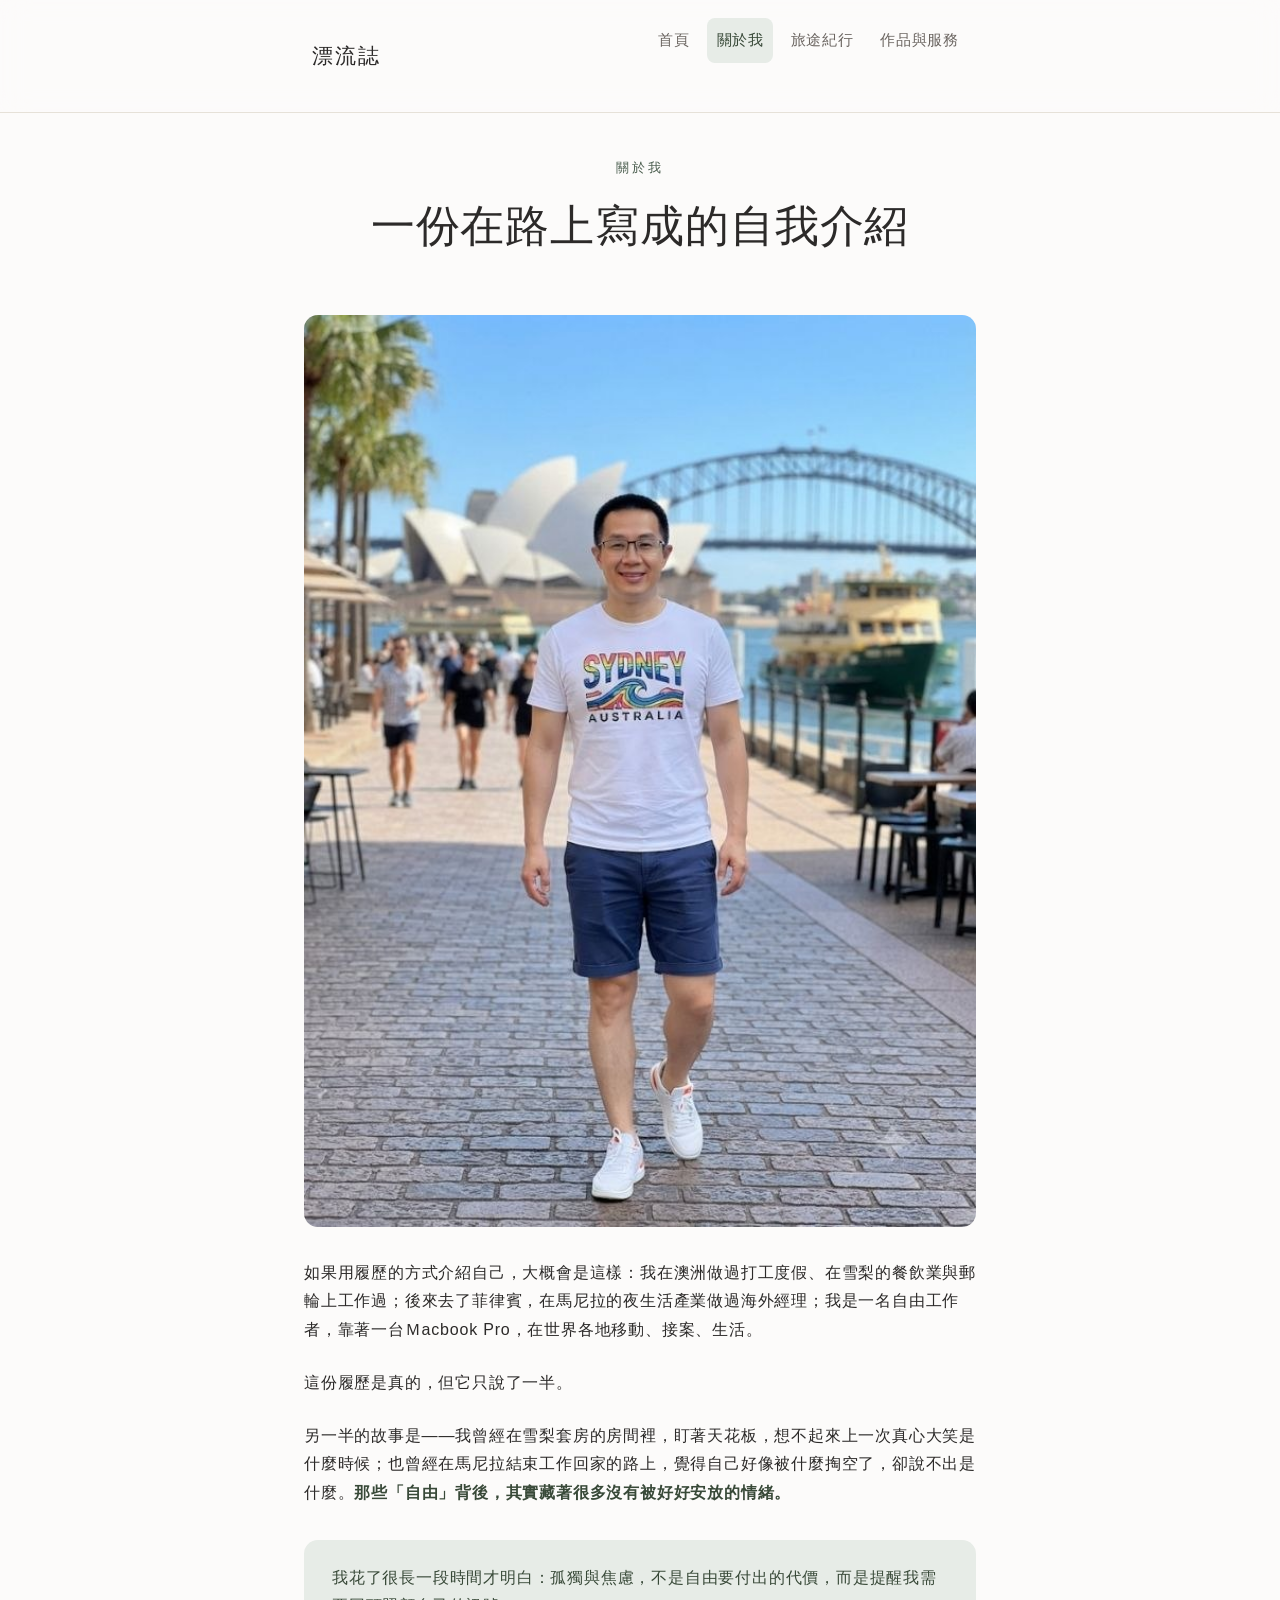
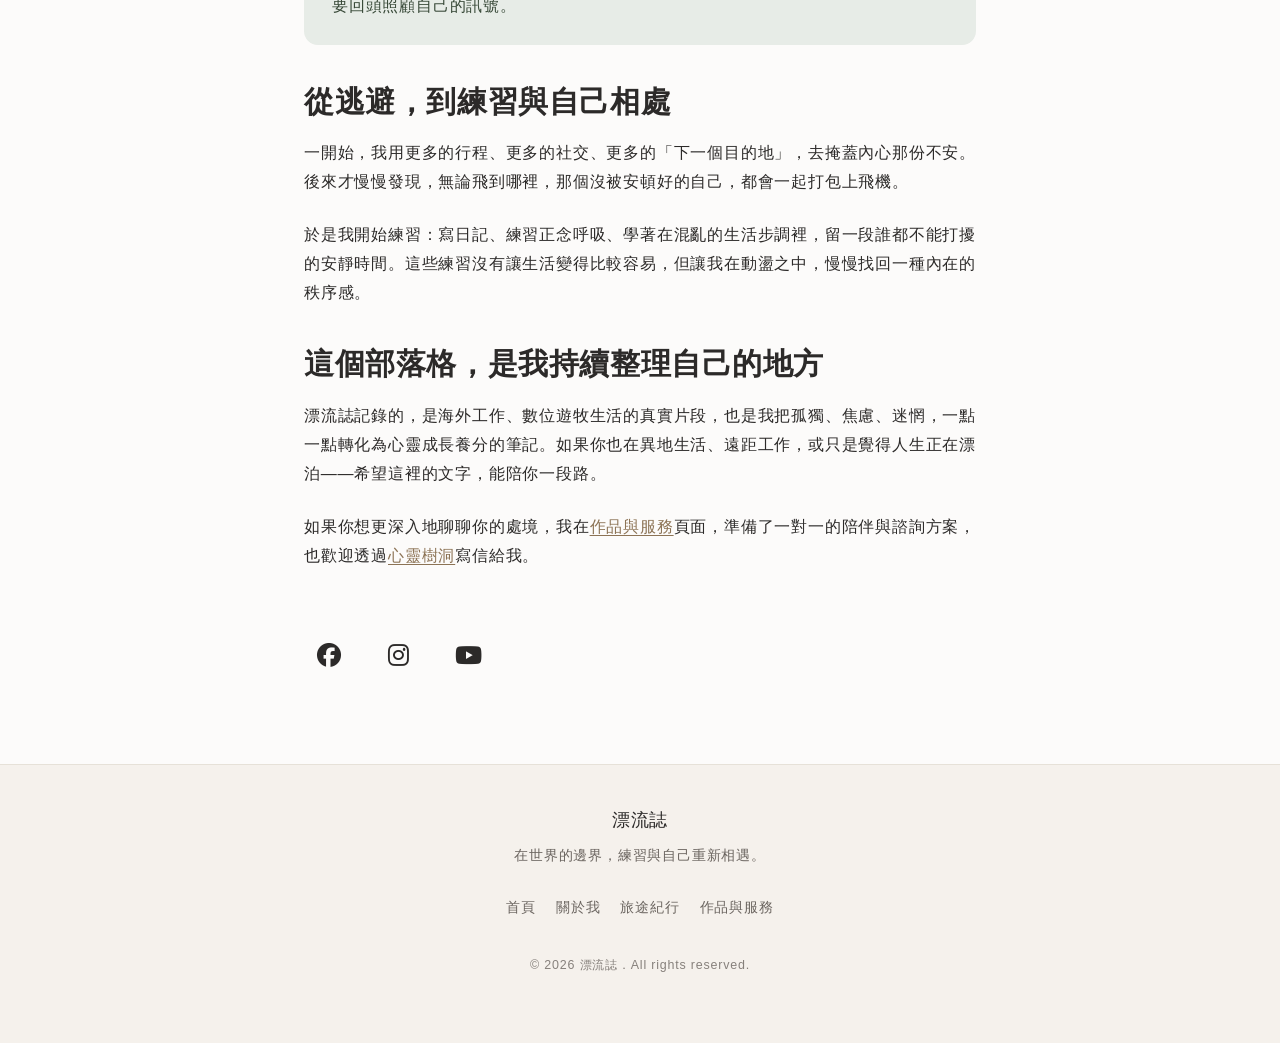
<file: about.html>
<!DOCTYPE html>
<html lang="zh-Hant">
<head>
  <meta charset="UTF-8">
  <meta name="viewport" content="width=device-width, initial-scale=1.0">
  <title>關於我｜漂流誌 - 一位數位遊牧者的心靈旅程告白</title>
  <meta name="description" content="關於一位曾在澳洲打工度假、菲律賓工作的數位遊牧者：這裡記錄我如何在異地漂泊中，練習與孤獨共處、重新認識自己，找回內心真正的安定與自由。">
  <meta name="robots" content="index, follow">
  <meta property="og:type" content="profile">
  <meta property="og:locale" content="zh_TW">
  <meta property="og:title" content="關於我｜漂流誌">
  <meta property="og:description" content="一位數位遊牧者的心靈旅程告白。">
  <link rel="stylesheet" href="style.css">
  <link rel="icon" href="favicon.ico">
  <link rel="stylesheet" href="https://cdnjs.cloudflare.com/ajax/libs/font-awesome/6.4.0/css/all.min.css">
</head>
<body>

  <header class="site-header">
    <div class="nav-wrap">
    <a href="index.html" class="logo">漂流誌</a>
       <nav class="site-nav" aria-label="主導覽">
        <ul>
          <li><a href="index.html">首頁</a></li>
          <li><a href="about.html" class="active">關於我</a></li>
          <li><a href="archive/trip.html">旅途紀行</a></li>
          <li><a href="portfolio.html">作品與服務</a></li>
        </ul>
      </nav>
    </div>
  </header>

  <main>

    <header class="article-header">
      <p class="eyebrow">關於我</p>
      <h1>一份在路上寫成的自我介紹</h1>
    </header>

    <article>
      <figure class="about-portrait">
        <img src="my-avatar.webp.jpg" alt="漂流誌創作者個人照" loading="lazy" style="width: 100%; max-width: 600px; height: auto; display: block; margin: 0 auto; border-radius: 8px;">


      </figure>

      <p>如果用履歷的方式介紹自己，大概會是這樣：我在澳洲做過打工度假、在雪梨的餐飲業與郵輪上工作過；後來去了菲律賓，在馬尼拉的夜生活產業做過海外經理；我是一名自由工作者，靠著一台Ｍacbook Pro，在世界各地移動、接案、生活。</p>

      <p>這份履歷是真的，但它只說了一半。</p>

      <p>另一半的故事是——我曾經在雪梨套房的房間裡，盯著天花板，想不起來上一次真心大笑是什麼時候；也曾經在馬尼拉結束工作回家的路上，覺得自己好像被什麼掏空了，卻說不出是什麼。<strong>那些「自由」背後，其實藏著很多沒有被好好安放的情緒。</strong></p>

      <div class="pull-note">
        我花了很長一段時間才明白：孤獨與焦慮，不是自由要付出的代價，而是提醒我需要回頭照顧自己的訊號。
      </div>

      <h2>從逃避，到練習與自己相處</h2>
      <p>一開始，我用更多的行程、更多的社交、更多的「下一個目的地」，去掩蓋內心那份不安。後來才慢慢發現，無論飛到哪裡，那個沒被安頓好的自己，都會一起打包上飛機。</p>
      <p>於是我開始練習：寫日記、練習正念呼吸、學著在混亂的生活步調裡，留一段誰都不能打擾的安靜時間。這些練習沒有讓生活變得比較容易，但讓我在動盪之中，慢慢找回一種內在的秩序感。</p>

      <h2>這個部落格，是我持續整理自己的地方</h2>
      <p>漂流誌記錄的，是海外工作、數位遊牧生活的真實片段，也是我把孤獨、焦慮、迷惘，一點一點轉化為心靈成長養分的筆記。如果你也在異地生活、遠距工作，或只是覺得人生正在漂泊——希望這裡的文字，能陪你一段路。</p>
      <p>如果你想更深入地聊聊你的處境，我在<a href="portfolio.html">作品與服務</a>頁面，準備了一對一的陪伴與諮詢方案，也歡迎透過<a href="index.html#soul-box">心靈樹洞</a>寫信給我。</p>
    <div class="social-links">
  <a href="https://facebook.com/will.guo.52" target="_blank" rel="noopener noreferrer" title="在 Facebook 追蹤">
    <i class="fab fa-facebook"></i>
  </a>
  <a href="https://instagram.com/willc_chen7" target="_blank" rel="noopener noreferrer" title="在 Instagram 追蹤">
    <i class="fab fa-instagram"></i>
  </a>
  <a href="https://youtube.com/@kongjiewilliam" target="_blank" rel="noopener noreferrer" title="訂閱 YouTube 頻道">
    <i class="fab fa-youtube"></i>
  </a>
</div>
    </article>

  </main>

  <footer class="site-footer">
    <div class="footer-wrap">
      <p class="footer-brand">漂流誌</p>
      <p class="footer-tagline">在世界的邊界，練習與自己重新相遇。</p>
      <nav class="footer-nav" aria-label="頁尾導覽">
        <ul>
          <li><a href="index.html">首頁</a></li>
          <li><a href="about.html">關於我</a></li>
          <li><a href="archive/trip.html">旅途紀行</a></li>
          <li><a href="portfolio.html">作品與服務</a></li>
        </ul>
      </nav>
      <p class="footer-copy">&copy; 2026 漂流誌．All rights reserved.</p>
    </div>
  </footer>

</body>
</html>
</file>
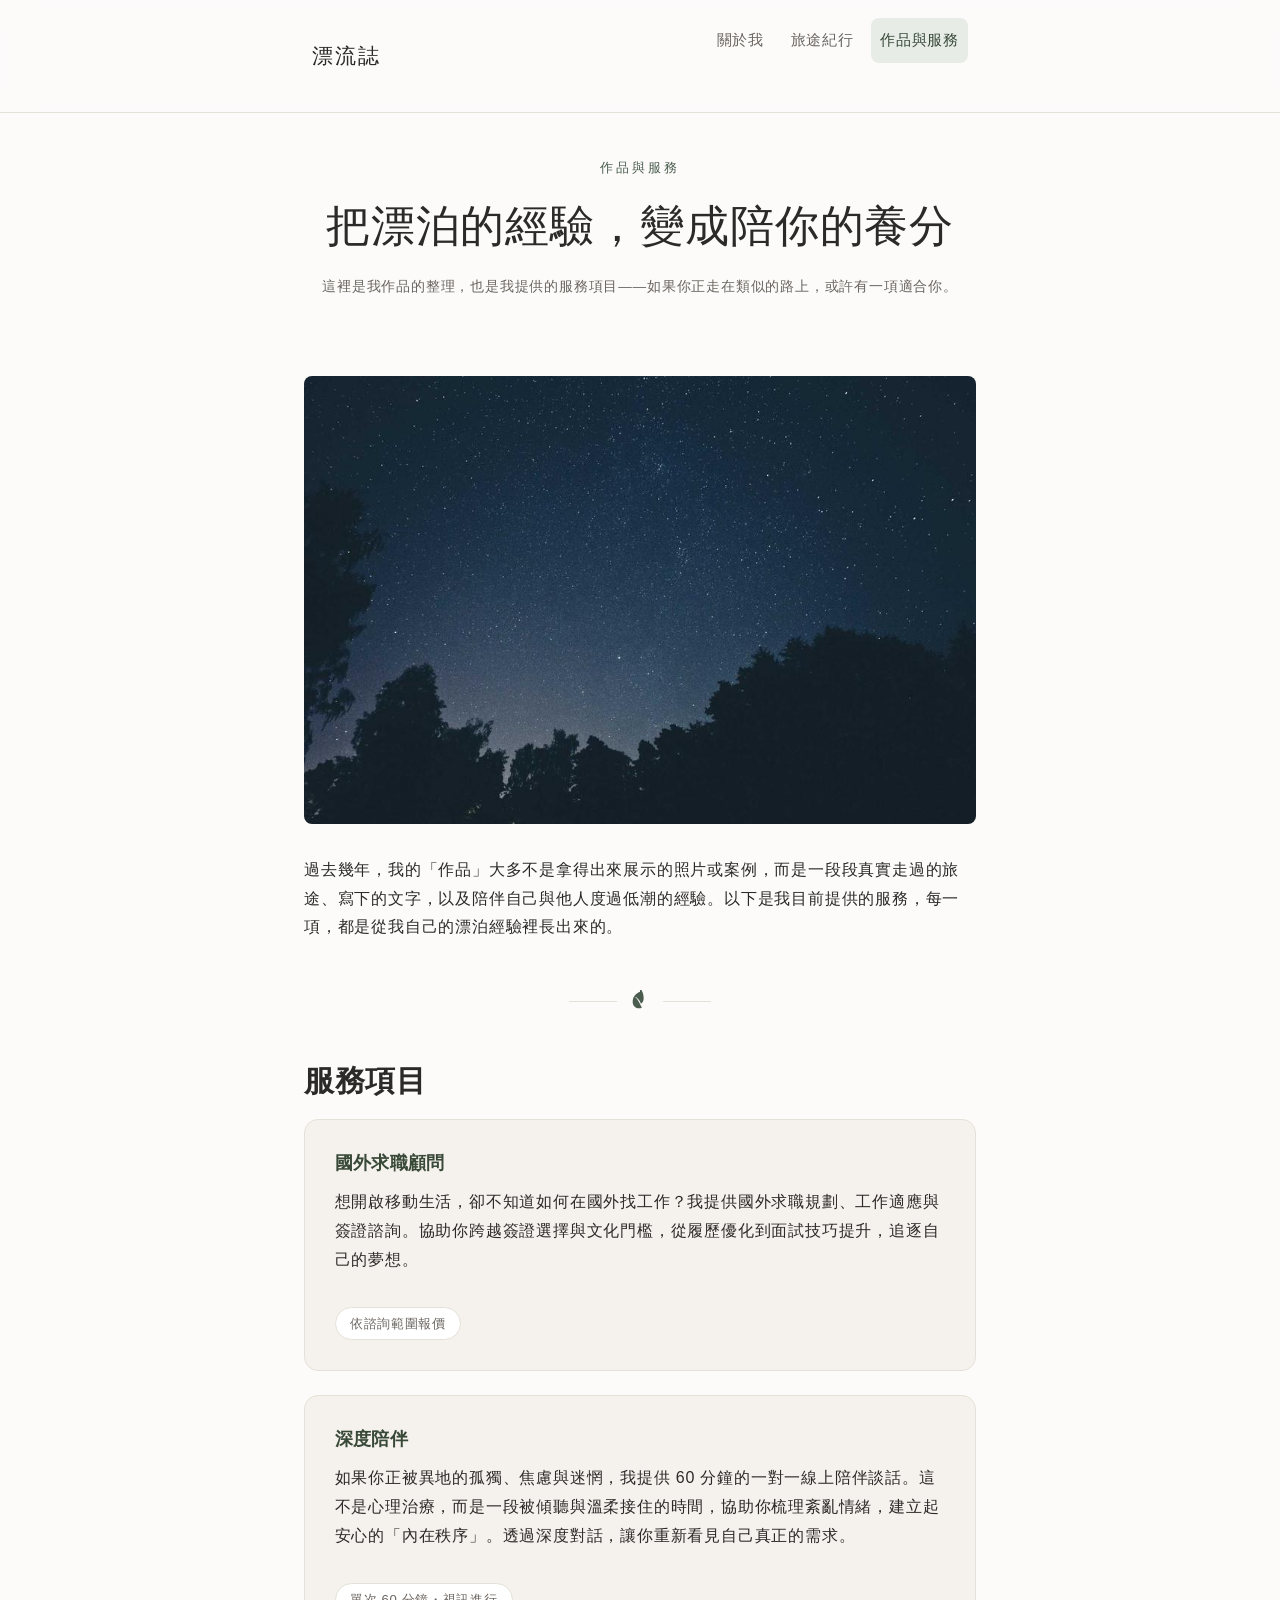
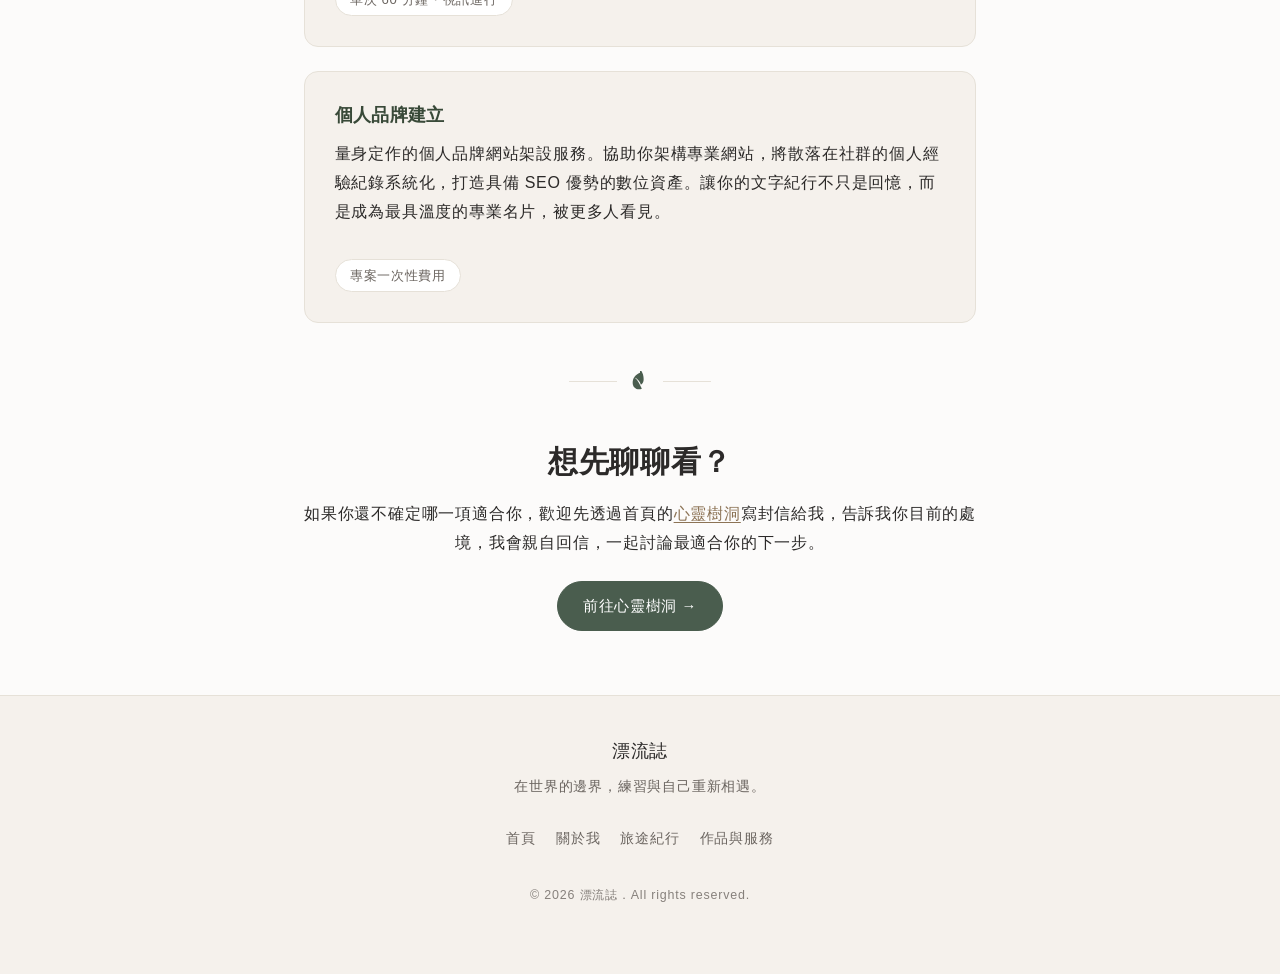
<file: portfolio.html>
<!DOCTYPE html>
<html lang="zh-Hant">
<head>
  <meta charset="UTF-8">
  <meta name="viewport" content="width=device-width, initial-scale=1.0">
  <title>作品與服務｜漂流誌 - 心靈成長諮詢與數位遊牧生活陪伴</title>
  <meta name="description" content="漂流誌的作品與服務頁面：提供一對一心靈樹洞陪伴諮詢、數位遊牧生活顧問與客製化旅途手記代寫，陪你把孤獨與焦慮，轉化為成長的養分。">
  <meta name="robots" content="index, follow">
  <meta property="og:type" content="website">
  <meta property="og:locale" content="zh_TW">
  <meta property="og:title" content="作品與服務｜漂流誌">
  <meta property="og:description" content="心靈成長諮詢與數位遊牧生活陪伴服務。">
  <link rel="stylesheet" href="style.css">
  <link rel="icon" href="favicon.ico">
</head>
<body>

  <header class="site-header">
    <div class="nav-wrap">
      <a href="index.html" class="logo">漂流誌</a>
      <nav class="site-nav" aria-label="主導覽">
        <ul>
          <li><a href="about.html">關於我</a></li>
          <li><a href="archive/trip.html">旅途紀行</a></li>
          <li><a href="portfolio.html" class="active">作品與服務</a></li>
        </ul>
      </nav>
    </div>
  </header>

  <main>

    <header class="article-header">
      <p class="eyebrow">作品與服務</p>
      <h1>把漂泊的經驗，變成陪你的養分</h1>
      <p class="meta">這裡是我作品的整理，也是我提供的服務項目——如果你正走在類似的路上，或許有一項適合你。</p>
    </header>

    <article>
      <figure>
        <img src="night.png" alt="夜景照片，象徵沉思與靈感">
      </figure>

      <p>過去幾年，我的「作品」大多不是拿得出來展示的照片或案例，而是一段段真實走過的旅途、寫下的文字，以及陪伴自己與他人度過低潮的經驗。以下是我目前提供的服務，每一項，都是從我自己的漂泊經驗裡長出來的。</p>
    </article>

    <div class="divider" role="presentation">
      <span class="line"></span>
      <svg viewBox="0 0 24 24" fill="none" xmlns="http://www.w3.org/2000/svg" aria-hidden="true">
        <path d="M12 2C7 4 4 8 4 13c0 4 3 7 7 7 1 0 2-.2 3-.6C12 15 10 10 6 7c3 1 6 4 7 8 2-1 3-3.5 3-6 0-5-2-9-4-11z" fill="currentColor"/>
      </svg>
      <span class="line"></span>
    </div>

    <section aria-labelledby="services-heading">
      <h2 id="services-heading">服務項目</h2>

      <div class="service-card">
        <h3>國外求職顧問</h3>
        <p>想開啟移動生活，卻不知道如何在國外找工作？我提供國外求職規劃、工作適應與簽證諮詢。協助你跨越簽證選擇與文化門檻，從履歷優化到面試技巧提升，追逐自己的夢想。</p>
        <span class="price">依諮詢範圍報價</span>
      </div>

      <div class="service-card">
        <h3>深度陪伴</h3>
        <p>如果你正被異地的孤獨、焦慮與迷惘，我提供 60 分鐘的一對一線上陪伴談話。這不是心理治療，而是一段被傾聽與溫柔接住的時間，協助你梳理紊亂情緒，建立起安心的「內在秩序」。透過深度對話，讓你重新看見自己真正的需求。</p>
        <span class="price">單次 60 分鐘・視訊進行</span>
      </div>

      <div class="service-card">
        <h3>個人品牌建立</h3>
        <p>量身定作的個人品牌網站架設服務。協助你架構專業網站，將散落在社群的個人經驗紀錄系統化，打造具備 SEO 優勢的數位資產。讓你的文字紀行不只是回憶，而是成為最具溫度的專業名片，被更多人看見。</p>
        <span class="price">專案一次性費用</span>
      </div>
    </section>

    <div class="divider" role="presentation">
      <span class="line"></span>
      <svg viewBox="0 0 24 24" fill="none" xmlns="http://www.w3.org/2000/svg" aria-hidden="true">
        <path d="M12 2C7 4 4 8 4 13c0 4 3 7 7 7 1 0 2-.2 3-.6C12 15 10 10 6 7c3 1 6 4 7 8 2-1 3-3.5 3-6 0-5-2-9-4-11z" fill="currentColor"/>
      </svg>
      <span class="line"></span>
    </div>

    <section class="text-center" aria-labelledby="contact-heading">
      <h2 id="contact-heading">想先聊聊看？</h2>
      <p>如果你還不確定哪一項適合你，歡迎先透過首頁的<a href="index.html#soul-box">心靈樹洞</a>寫封信給我，告訴我你目前的處境，我會親自回信，一起討論最適合你的下一步。</p>
      <p><a class="btn btn-primary" href="index.html#soul-box">前往心靈樹洞 →</a></p>
    </section>

  </main>

  <footer class="site-footer">
    <div class="footer-wrap">
      <p class="footer-brand">漂流誌</p>
      <p class="footer-tagline">在世界的邊界，練習與自己重新相遇。</p>
      <nav class="footer-nav" aria-label="頁尾導覽">
        <ul>
          <li><a href="index.html">首頁</a></li>
          <li><a href="about.html">關於我</a></li>
          <li><a href="archive/trip.html">旅途紀行</a></li>
          <li><a href="portfolio.html">作品與服務</a></li>
        </ul>
      </nav>
      <p class="footer-copy">&copy; 2026 漂流誌．All rights reserved.</p>
    </div>
  </footer>

</body>
</html>
</file>
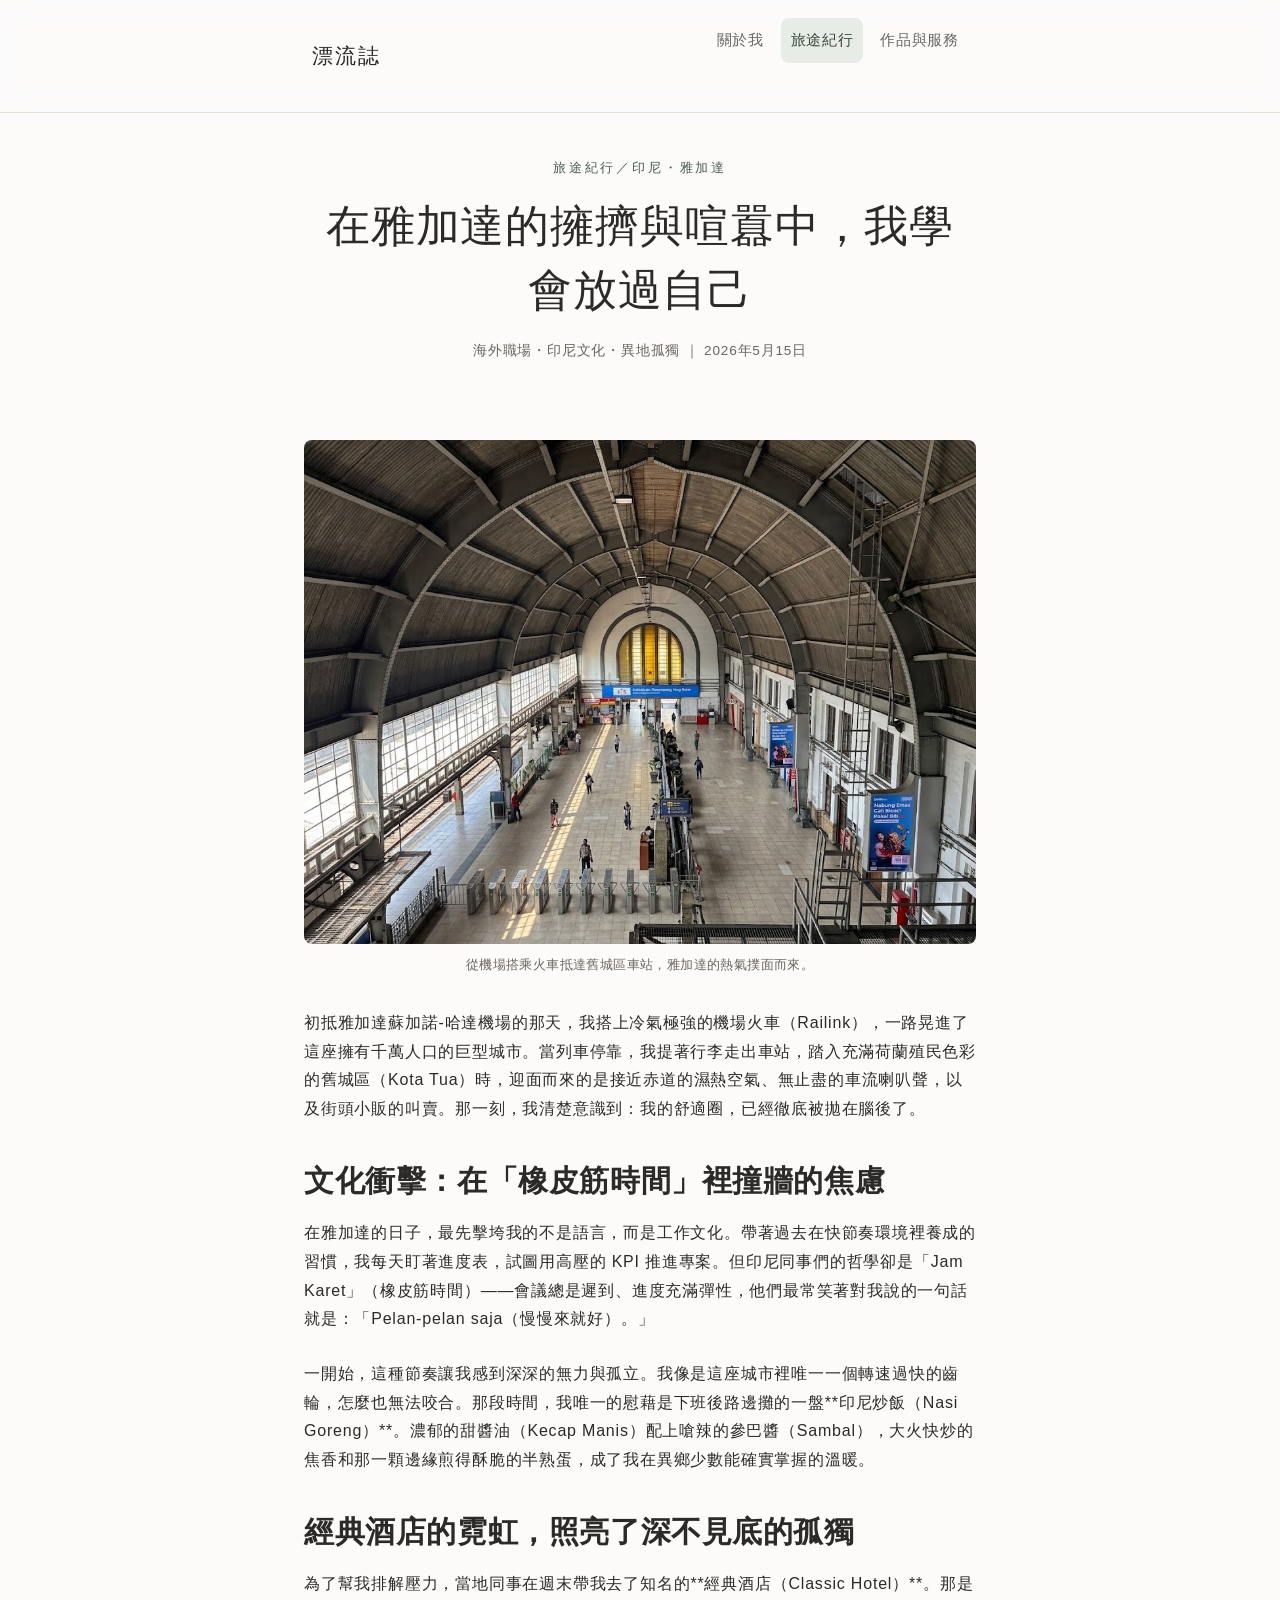
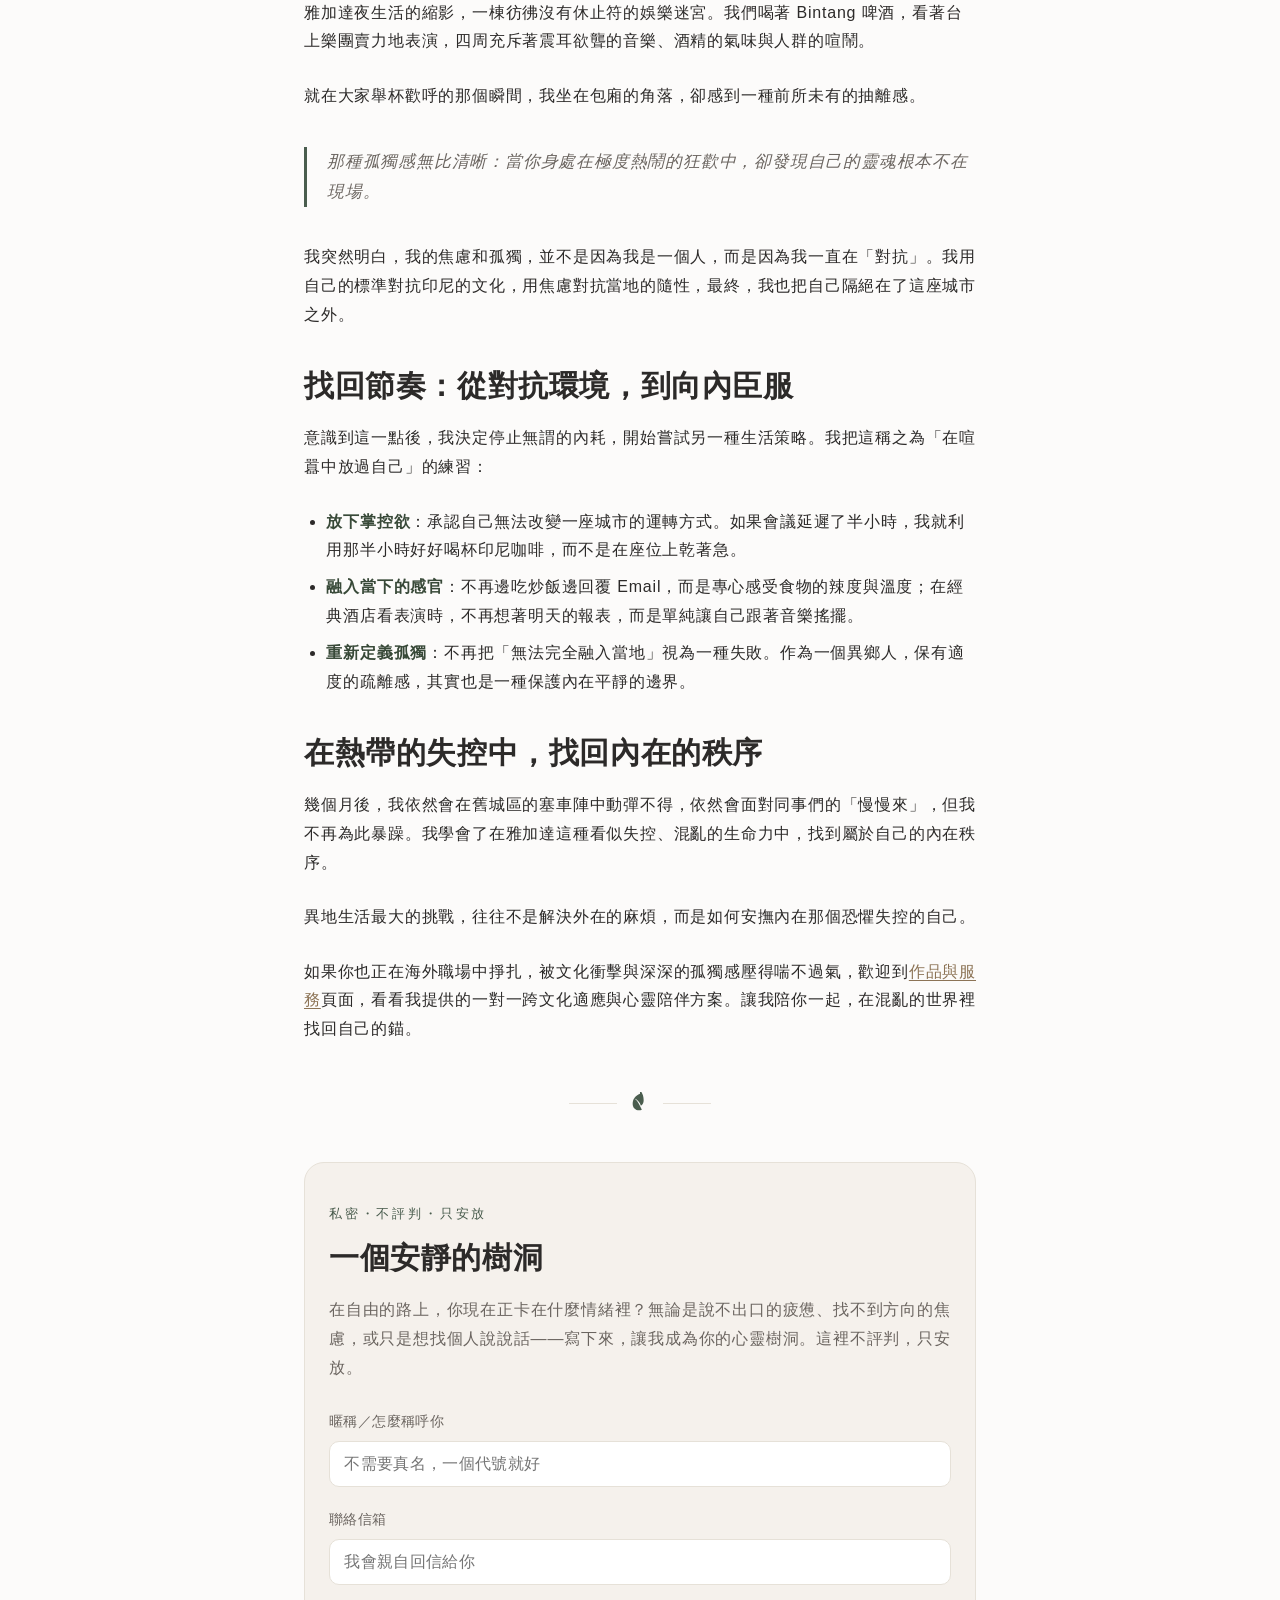
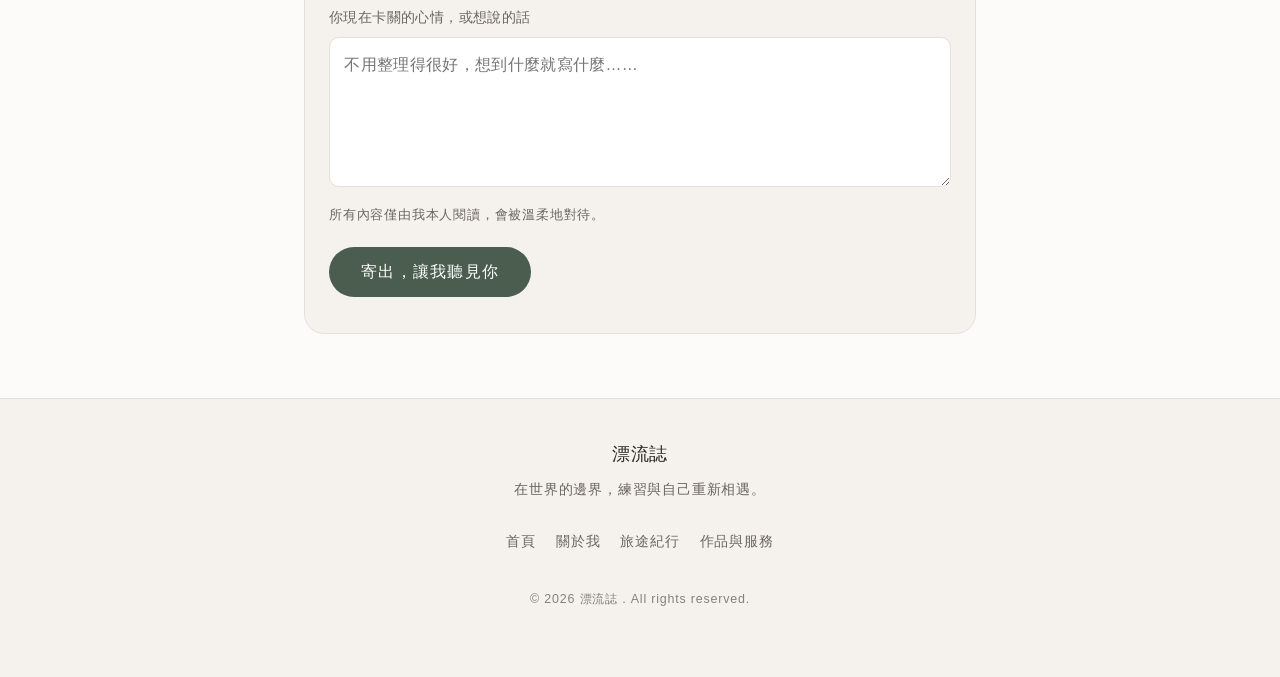
<file: archive/jakarta-loneliness.html>
<!DOCTYPE html>
<html lang="zh-Hant">
<head>
  <meta charset="UTF-8">
  <meta name="viewport" content="width=device-width, initial-scale=1.0">
  <title>在雅加達的擁擠與喧囂中，我學會放過自己｜漂流誌</title>
  <meta name="description" content="隻身來到印尼雅加達工作，從機場火車到舊城區，體驗隨性的印尼工作文化與經典酒店的夜生活。分享我如何在異鄉的孤獨中找到解藥，重新梳理內在。">
  <meta name="robots" content="index, follow">
  <meta property="og:type" content="article">
  <meta property="og:locale" content="zh_TW">
  <meta property="og:title" content="在雅加達的擁擠與喧囂中，我學會放過自己">
  <meta property="og:description" content="印尼雅加達海外工作，關於異地孤獨、文化衝擊與自我和解的旅途紀行。">
  <link rel="stylesheet" href="../style.css">
  <link rel="icon" href="../favicon.ico">
</head>
<body>

  <header class="site-header">
    <div class="nav-wrap">
      <a href="../index.html" class="logo">漂流誌</a>
      <nav class="site-nav" aria-label="主導覽">
        <ul>
          <li><a href="../about.html">關於我</a></li>
          <li><a href="index.html" class="active">旅途紀行</a></li>
          <li><a href="../portfolio.html">作品與服務</a></li>
        </ul>
      </nav>
    </div>
  </header>

  <main>

    <header class="article-header">
      <p class="eyebrow">旅途紀行／印尼・雅加達</p>
      <h1>在雅加達的擁擠與喧囂中，我學會放過自己</h1>
      <p class="meta">海外職場・印尼文化・異地孤獨 ｜ <time datetime="2026-05-15">2026年5月15日</time></p>
    </header>

    <article class="article-body">

      <figure>
        <img src="jakarta.jpeg" alt="雅加達車站大廳">
        <figcaption>從機場搭乘火車抵達舊城區車站，雅加達的熱氣撲面而來。</figcaption>
      </figure>

      <p>初抵雅加達蘇加諾-哈達機場的那天，我搭上冷氣極強的機場火車（Railink），一路晃進了這座擁有千萬人口的巨型城市。當列車停靠，我提著行李走出車站，踏入充滿荷蘭殖民色彩的舊城區（Kota Tua）時，迎面而來的是接近赤道的濕熱空氣、無止盡的車流喇叭聲，以及街頭小販的叫賣。那一刻，我清楚意識到：我的舒適圈，已經徹底被拋在腦後了。</p>

      <h2>文化衝擊：在「橡皮筋時間」裡撞牆的焦慮</h2>
      <p>在雅加達的日子，最先擊垮我的不是語言，而是工作文化。帶著過去在快節奏環境裡養成的習慣，我每天盯著進度表，試圖用高壓的 KPI 推進專案。但印尼同事們的哲學卻是「Jam Karet」（橡皮筋時間）——會議總是遲到、進度充滿彈性，他們最常笑著對我說的一句話就是：「Pelan-pelan saja（慢慢來就好）。」</p>

      <p>一開始，這種節奏讓我感到深深的無力與孤立。我像是這座城市裡唯一一個轉速過快的齒輪，怎麼也無法咬合。那段時間，我唯一的慰藉是下班後路邊攤的一盤**印尼炒飯（Nasi Goreng）**。濃郁的甜醬油（Kecap Manis）配上嗆辣的參巴醬（Sambal），大火快炒的焦香和那一顆邊緣煎得酥脆的半熟蛋，成了我在異鄉少數能確實掌握的溫暖。</p>

      <h2>經典酒店的霓虹，照亮了深不見底的孤獨</h2>
      <p>為了幫我排解壓力，當地同事在週末帶我去了知名的**經典酒店（Classic Hotel）**。那是雅加達夜生活的縮影，一棟彷彿沒有休止符的娛樂迷宮。我們喝著 Bintang 啤酒，看著台上樂團賣力地表演，四周充斥著震耳欲聾的音樂、酒精的氣味與人群的喧鬧。</p>

      <p>就在大家舉杯歡呼的那個瞬間，我坐在包廂的角落，卻感到一種前所未有的抽離感。</p>

      <blockquote>那種孤獨感無比清晰：當你身處在極度熱鬧的狂歡中，卻發現自己的靈魂根本不在現場。</blockquote>

      <p>我突然明白，我的焦慮和孤獨，並不是因為我是一個人，而是因為我一直在「對抗」。我用自己的標準對抗印尼的文化，用焦慮對抗當地的隨性，最終，我也把自己隔絕在了這座城市之外。</p>

      <h2>找回節奏：從對抗環境，到向內臣服</h2>
      <p>意識到這一點後，我決定停止無謂的內耗，開始嘗試另一種生活策略。我把這稱之為「在喧囂中放過自己」的練習：</p>

      <ul>
        <li><strong>放下掌控欲</strong>：承認自己無法改變一座城市的運轉方式。如果會議延遲了半小時，我就利用那半小時好好喝杯印尼咖啡，而不是在座位上乾著急。</li>
        <li><strong>融入當下的感官</strong>：不再邊吃炒飯邊回覆 Email，而是專心感受食物的辣度與溫度；在經典酒店看表演時，不再想著明天的報表，而是單純讓自己跟著音樂搖擺。</li>
        <li><strong>重新定義孤獨</strong>：不再把「無法完全融入當地」視為一種失敗。作為一個異鄉人，保有適度的疏離感，其實也是一種保護內在平靜的邊界。</li>
      </ul>

      <h2>在熱帶的失控中，找回內在的秩序</h2>
      <p>幾個月後，我依然會在舊城區的塞車陣中動彈不得，依然會面對同事們的「慢慢來」，但我不再為此暴躁。我學會了在雅加達這種看似失控、混亂的生命力中，找到屬於自己的內在秩序。</p>

      <p>異地生活最大的挑戰，往往不是解決外在的麻煩，而是如何安撫內在那個恐懼失控的自己。</p>

      <p>如果你也正在海外職場中掙扎，被文化衝擊與深深的孤獨感壓得喘不過氣，歡迎到<a href="../portfolio.html">作品與服務</a>頁面，看看我提供的一對一跨文化適應與心靈陪伴方案。讓我陪你一起，在混亂的世界裡找回自己的錨。</p>

    </article>

    <div class="divider" role="presentation">
      <span class="line"></span>
      <svg viewBox="0 0 24 24" fill="none" xmlns="http://www.w3.org/2000/svg" aria-hidden="true">
        <path d="M12 2C7 4 4 8 4 13c0 4 3 7 7 7 1 0 2-.2 3-.6C12 15 10 10 6 7c3 1 6 4 7 8 2-1 3-3.5 3-6 0-5-2-9-4-11z" fill="currentColor"/>
      </svg>
      <span class="line"></span>
    </div>

    <section id="soul-box" class="soul-box" aria-labelledby="soulbox-heading">
      <p class="eyebrow">私密・不評判・只安放</p>
      <h2 id="soulbox-heading">一個安靜的樹洞</h2>
      <p class="intro">在自由的路上，你現在正卡在什麼情緒裡？無論是說不出口的疲憊、找不到方向的焦慮，或只是想找個人說說話——寫下來，讓我成為你的心靈樹洞。這裡不評判，只安放。</p>

      <form class="soul-form" method="POST" action="">
        <label for="visitor_name">暱稱／怎麼稱呼你</label>
        <input type="text" id="visitor_name" name="visitor_name" placeholder="不需要真名，一個代號就好" required>

        <label for="visitor_email">聯絡信箱</label>
        <input type="email" id="visitor_email" name="visitor_email" placeholder="我會親自回信給你" required>

        <label for="visitor_message">你現在卡關的心情，或想說的話</label>
        <textarea id="visitor_message" name="visitor_message" placeholder="不用整理得很好，想到什麼就寫什麼……" required></textarea>
        <p class="field-note">所有內容僅由我本人閱讀，會被溫柔地對待。</p>

        <button type="submit">寄出，讓我聽見你</button>
      </form>
    </section>

  </main>

  <footer class="site-footer">
    <div class="footer-wrap">
      <p class="footer-brand">漂流誌</p>
      <p class="footer-tagline">在世界的邊界，練習與自己重新相遇。</p>
      <nav class="footer-nav" aria-label="頁尾導覽">
        <ul>
          <li><a href="../index.html">首頁</a></li>
          <li><a href="../about.html">關於我</a></li>
          <li><a href="index.html">旅途紀行</a></li>
          <li><a href="../portfolio.html">作品與服務</a></li>
        </ul>
      </nav>
      <p class="footer-copy">&copy; 2026 漂流誌．All rights reserved.</p>
    </div>
  </footer>

</body>
</html>
</file>
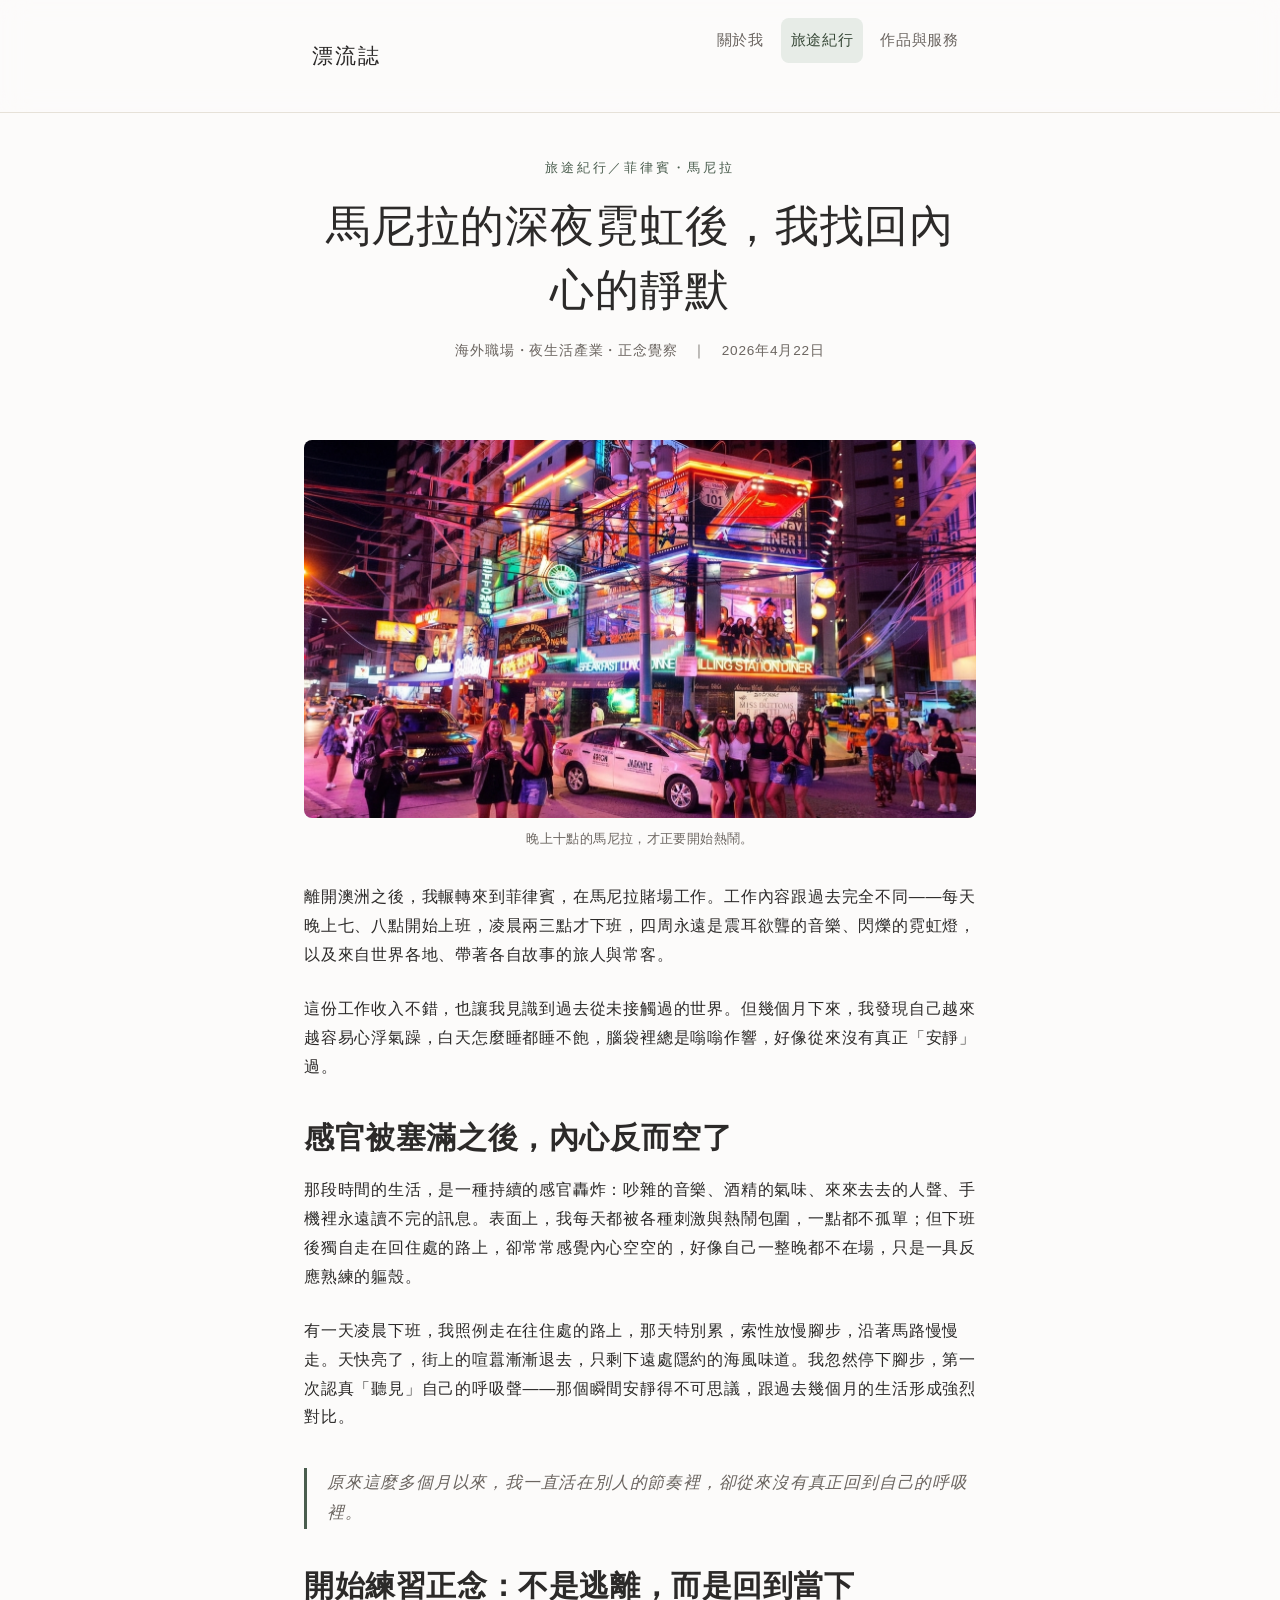
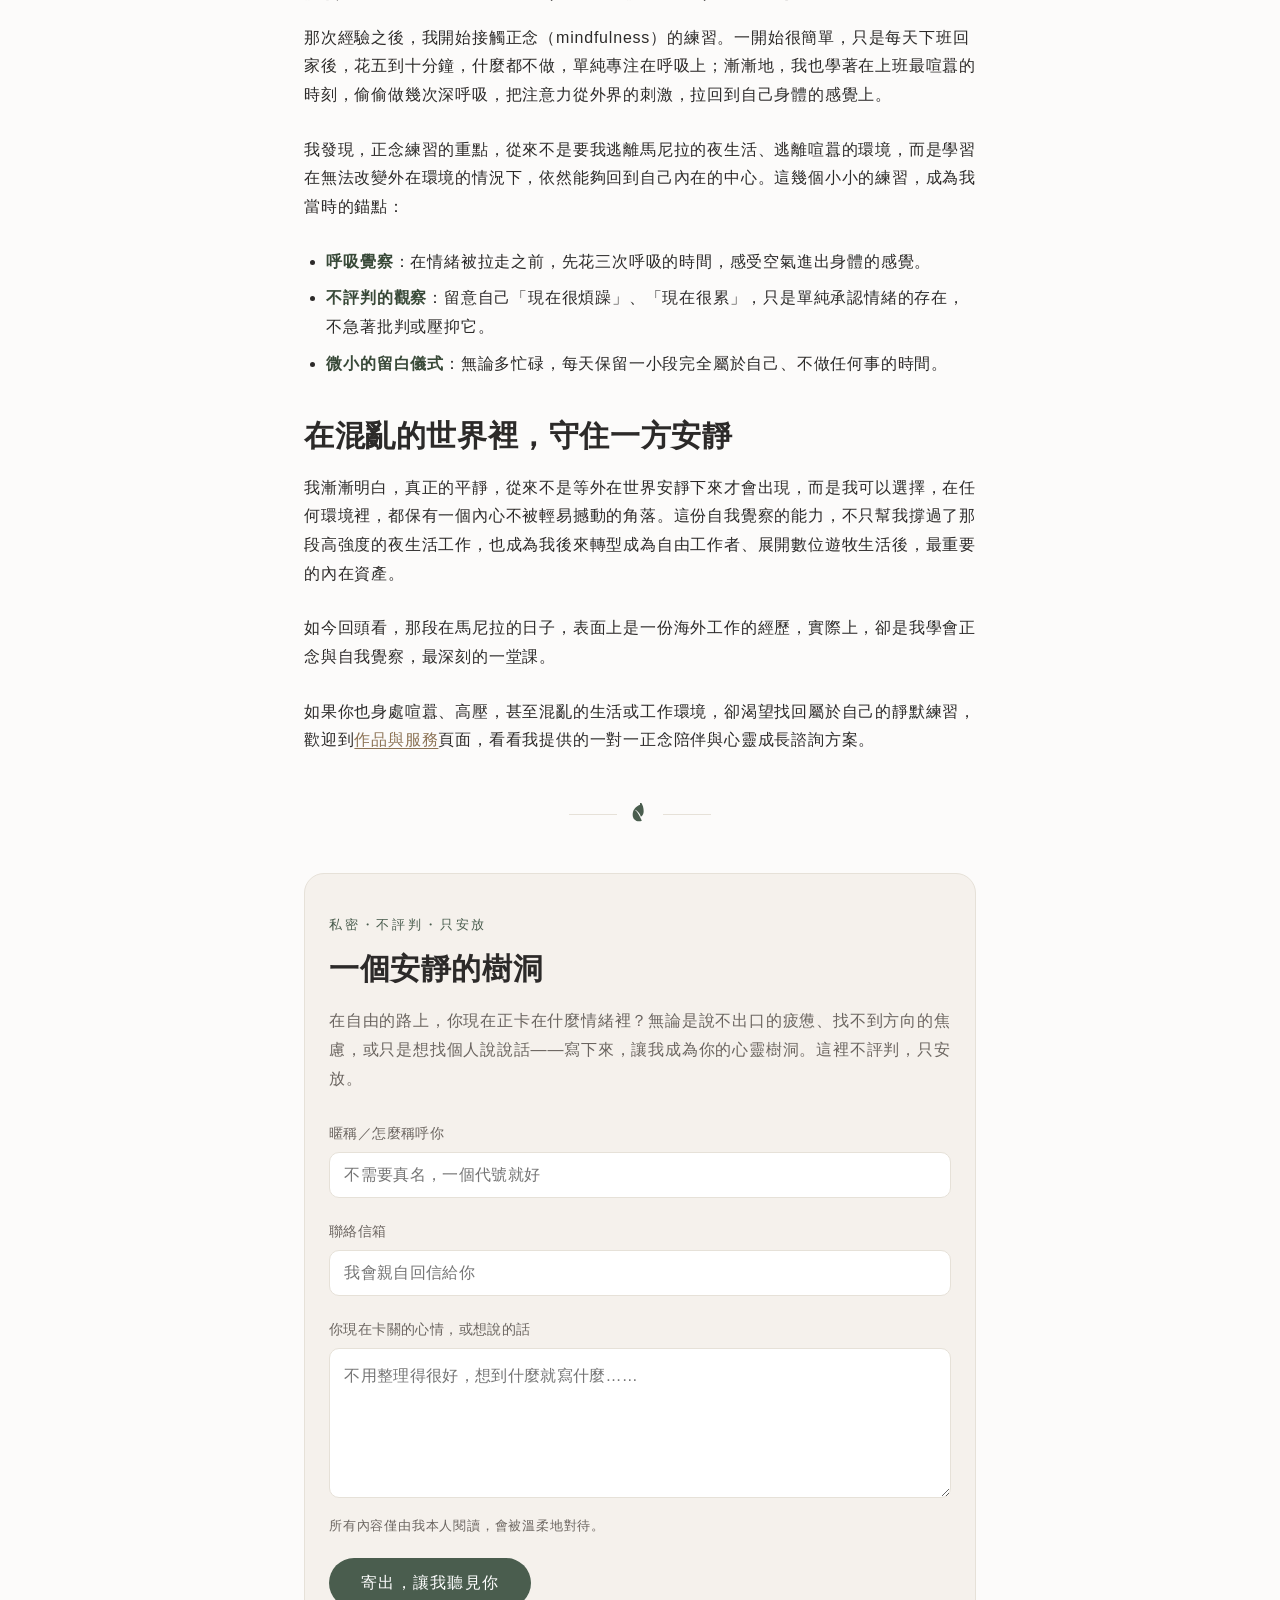
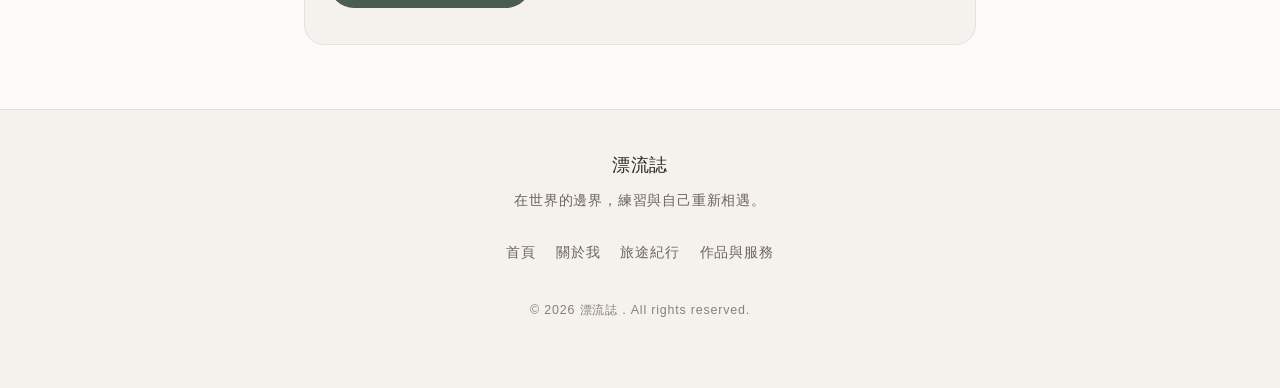
<file: archive/manila-mindfulness.html>
<!DOCTYPE html>
<html lang="zh-Hant">
<head>
  <meta charset="UTF-8">
  <meta name="viewport" content="width=device-width, initial-scale=1.0">
  <title>馬尼拉的深夜霓虹後，我找回內心的靜默｜漂流誌</title>
  <meta name="description" content="在菲律賓夜生活的海外職場中，感官被喧囂淹沒的日子裡，我如何透過正念與自我覺察，在混亂的世界中，練習守住內心真正的安寧與從容。">
  <meta name="robots" content="index, follow">
  <meta property="og:type" content="article">
  <meta property="og:locale" content="zh_TW">
  <meta property="og:title" content="馬尼拉的深夜霓虹後，我找回內心的靜默">
  <meta property="og:description" content="菲律賓海外工作中，關於正念與自我覺察的旅途紀行。">
  <link rel="stylesheet" href="../style.css">
  <link rel="icon" href="../favicon.ico">
</head>
<body>

  <header class="site-header">
    <div class="nav-wrap">
      <a href="../index.html" class="logo">漂流誌</a>
      <nav class="site-nav" aria-label="主導覽">
        <ul>
          <li><a href="../about.html">關於我</a></li>
          <li><a href="index.html" class="active">旅途紀行</a></li>
          <li><a href="../portfolio.html">作品與服務</a></li>
        </ul>
      </nav>
    </div>
  </header>

  <main>

    <header class="article-header">
      <p class="eyebrow">旅途紀行／菲律賓・馬尼拉</p>
      <h1>馬尼拉的深夜霓虹後，我找回內心的靜默</h1>
      <p class="meta">海外職場・夜生活產業・正念覺察　｜　<time datetime="2026-04-22">2026年4月22日</time></p>
    </header>

    <article class="article-body">

      <figure>
        <img src="manila.png" alt="馬尼拉夜生活" loading="lazy" width="1000" height="500">
        <figcaption>晚上十點的馬尼拉，才正要開始熱鬧。</figcaption>
      </figure>

      <p>離開澳洲之後，我輾轉來到菲律賓，在馬尼拉賭場工作。工作內容跟過去完全不同——每天晚上七、八點開始上班，凌晨兩三點才下班，四周永遠是震耳欲聾的音樂、閃爍的霓虹燈，以及來自世界各地、帶著各自故事的旅人與常客。</p>

      <p>這份工作收入不錯，也讓我見識到過去從未接觸過的世界。但幾個月下來，我發現自己越來越容易心浮氣躁，白天怎麼睡都睡不飽，腦袋裡總是嗡嗡作響，好像從來沒有真正「安靜」過。</p>

      <h2>感官被塞滿之後，內心反而空了</h2>
      <p>那段時間的生活，是一種持續的感官轟炸：吵雜的音樂、酒精的氣味、來來去去的人聲、手機裡永遠讀不完的訊息。表面上，我每天都被各種刺激與熱鬧包圍，一點都不孤單；但下班後獨自走在回住處的路上，卻常常感覺內心空空的，好像自己一整晚都不在場，只是一具反應熟練的軀殼。</p>

      <p>有一天凌晨下班，我照例走在往住處的路上，那天特別累，索性放慢腳步，沿著馬路慢慢走。天快亮了，街上的喧囂漸漸退去，只剩下遠處隱約的海風味道。我忽然停下腳步，第一次認真「聽見」自己的呼吸聲——那個瞬間安靜得不可思議，跟過去幾個月的生活形成強烈對比。</p>

      <blockquote>原來這麼多個月以來，我一直活在別人的節奏裡，卻從來沒有真正回到自己的呼吸裡。</blockquote>

      <h2>開始練習正念：不是逃離，而是回到當下</h2>
      <p>那次經驗之後，我開始接觸正念（mindfulness）的練習。一開始很簡單，只是每天下班回家後，花五到十分鐘，什麼都不做，單純專注在呼吸上；漸漸地，我也學著在上班最喧囂的時刻，偷偷做幾次深呼吸，把注意力從外界的刺激，拉回到自己身體的感覺上。</p>

      <p>我發現，正念練習的重點，從來不是要我逃離馬尼拉的夜生活、逃離喧囂的環境，而是學習在無法改變外在環境的情況下，依然能夠回到自己內在的中心。這幾個小小的練習，成為我當時的錨點：</p>

      <ul>
        <li><strong>呼吸覺察</strong>：在情緒被拉走之前，先花三次呼吸的時間，感受空氣進出身體的感覺。</li>
        <li><strong>不評判的觀察</strong>：留意自己「現在很煩躁」、「現在很累」，只是單純承認情緒的存在，不急著批判或壓抑它。</li>
        <li><strong>微小的留白儀式</strong>：無論多忙碌，每天保留一小段完全屬於自己、不做任何事的時間。</li>
      </ul>

      <h2>在混亂的世界裡，守住一方安靜</h2>
      <p>我漸漸明白，真正的平靜，從來不是等外在世界安靜下來才會出現，而是我可以選擇，在任何環境裡，都保有一個內心不被輕易撼動的角落。這份自我覺察的能力，不只幫我撐過了那段高強度的夜生活工作，也成為我後來轉型成為自由工作者、展開數位遊牧生活後，最重要的內在資產。</p>

      <p>如今回頭看，那段在馬尼拉的日子，表面上是一份海外工作的經歷，實際上，卻是我學會正念與自我覺察，最深刻的一堂課。</p>

      <p>如果你也身處喧囂、高壓，甚至混亂的生活或工作環境，卻渴望找回屬於自己的靜默練習，歡迎到<a href="../portfolio.html">作品與服務</a>頁面，看看我提供的一對一正念陪伴與心靈成長諮詢方案。</p>

    </article>

    <div class="divider" role="presentation">
      <span class="line"></span>
      <svg viewBox="0 0 24 24" fill="none" xmlns="http://www.w3.org/2000/svg" aria-hidden="true">
        <path d="M12 2C7 4 4 8 4 13c0 4 3 7 7 7 1 0 2-.2 3-.6C12 15 10 10 6 7c3 1 6 4 7 8 2-1 3-3.5 3-6 0-5-2-9-4-11z" fill="currentColor"/>
      </svg>
      <span class="line"></span>
    </div>

    <section id="soul-box" class="soul-box" aria-labelledby="soulbox-heading">
      <p class="eyebrow">私密・不評判・只安放</p>
      <h2 id="soulbox-heading">一個安靜的樹洞</h2>
      <p class="intro">在自由的路上，你現在正卡在什麼情緒裡？無論是說不出口的疲憊、找不到方向的焦慮，或只是想找個人說說話——寫下來，讓我成為你的心靈樹洞。這裡不評判，只安放。</p>

      <form class="soul-form" method="POST" action="">
        <!-- 未來填入 n8n Webhook 網址 -->

        <label for="visitor_name">暱稱／怎麼稱呼你</label>
        <input type="text" id="visitor_name" name="visitor_name" placeholder="不需要真名，一個代號就好" required>

        <label for="visitor_email">聯絡信箱</label>
        <input type="email" id="visitor_email" name="visitor_email" placeholder="我會親自回信給你" required>

        <label for="visitor_message">你現在卡關的心情，或想說的話</label>
        <textarea id="visitor_message" name="visitor_message" placeholder="不用整理得很好，想到什麼就寫什麼……" required></textarea>
        <p class="field-note">所有內容僅由我本人閱讀，會被溫柔地對待。</p>

        <button type="submit">寄出，讓我聽見你</button>
      </form>
    </section>

  </main>

  <footer class="site-footer">
    <div class="footer-wrap">
      <p class="footer-brand">漂流誌</p>
      <p class="footer-tagline">在世界的邊界，練習與自己重新相遇。</p>
      <nav class="footer-nav" aria-label="頁尾導覽">
        <ul>
          <li><a href="../index.html">首頁</a></li>
          <li><a href="../about.html">關於我</a></li>
          <li><a href="index.html">旅途紀行</a></li>
          <li><a href="../portfolio.html">作品與服務</a></li>
        </ul>
      </nav>
      <p class="footer-copy">&copy; 2026 漂流誌．All rights reserved.</p>
    </div>
  </footer>

</body>
</html>
</file>
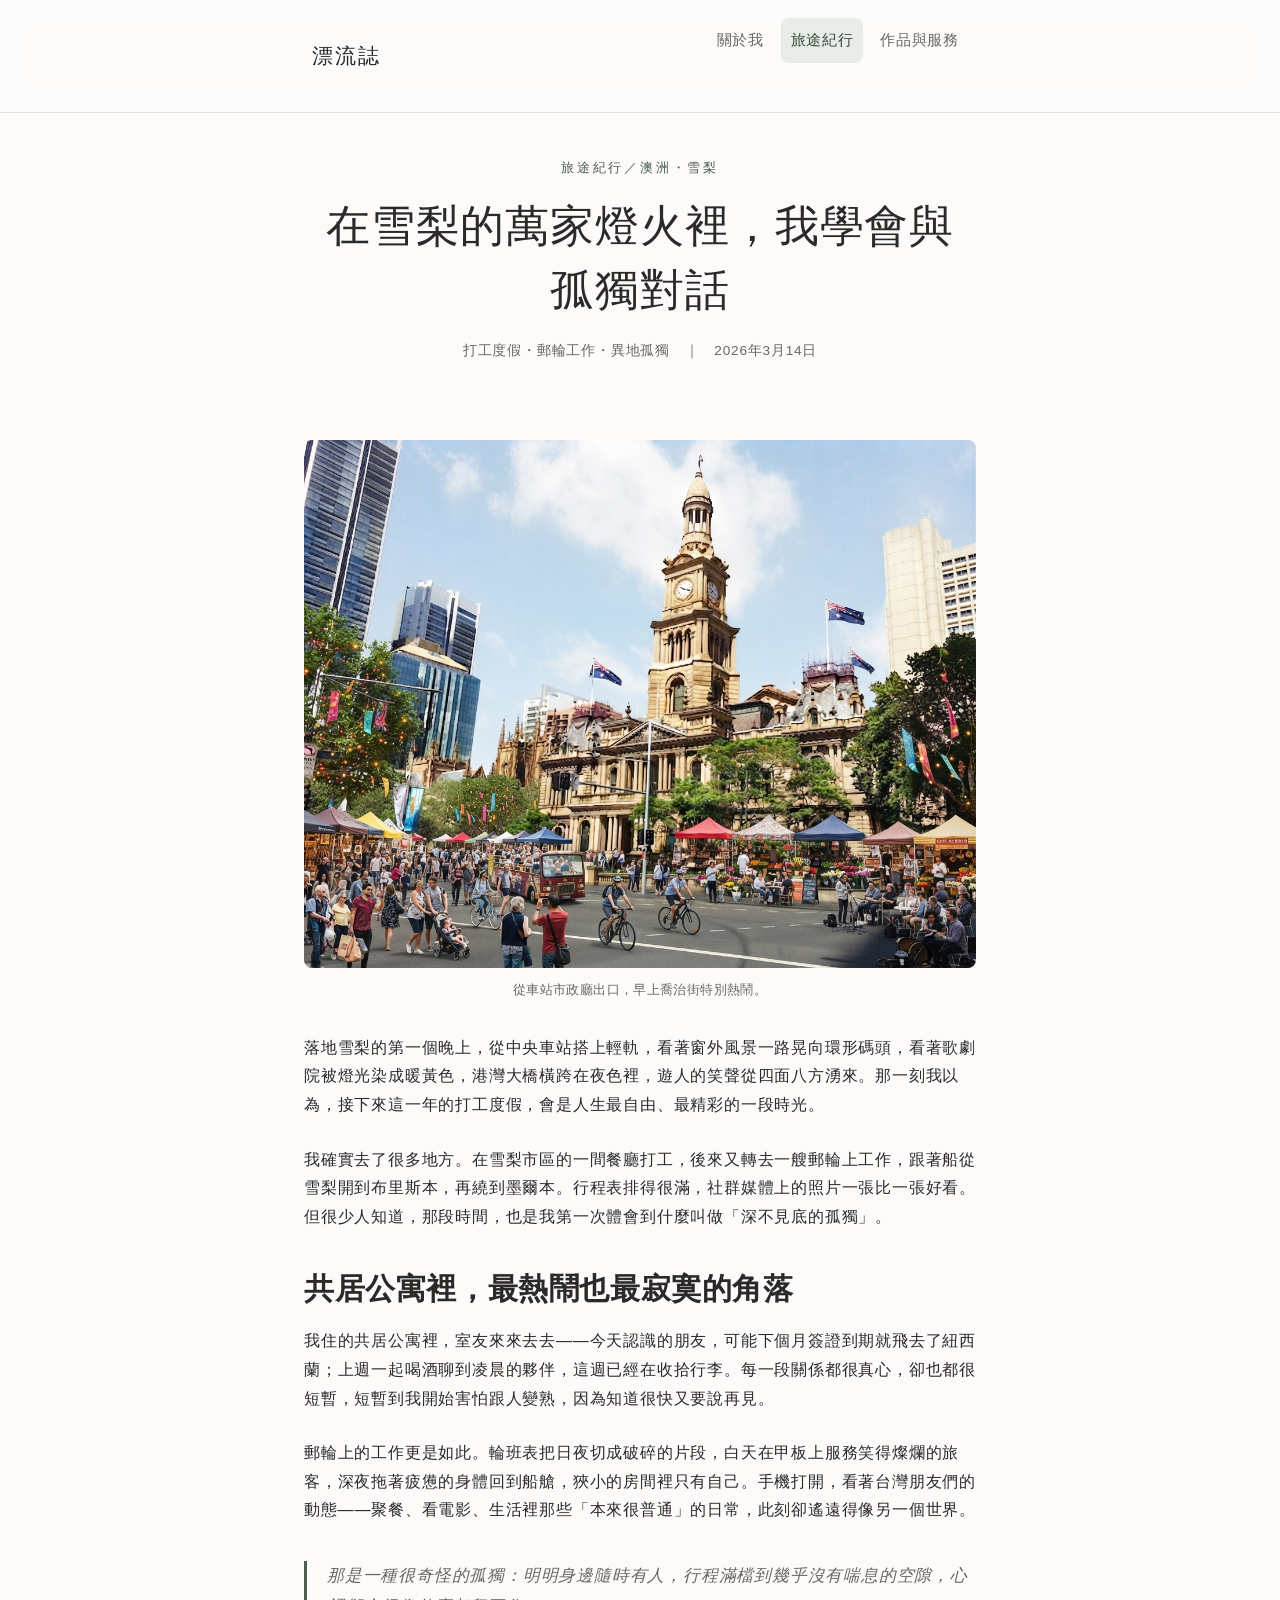
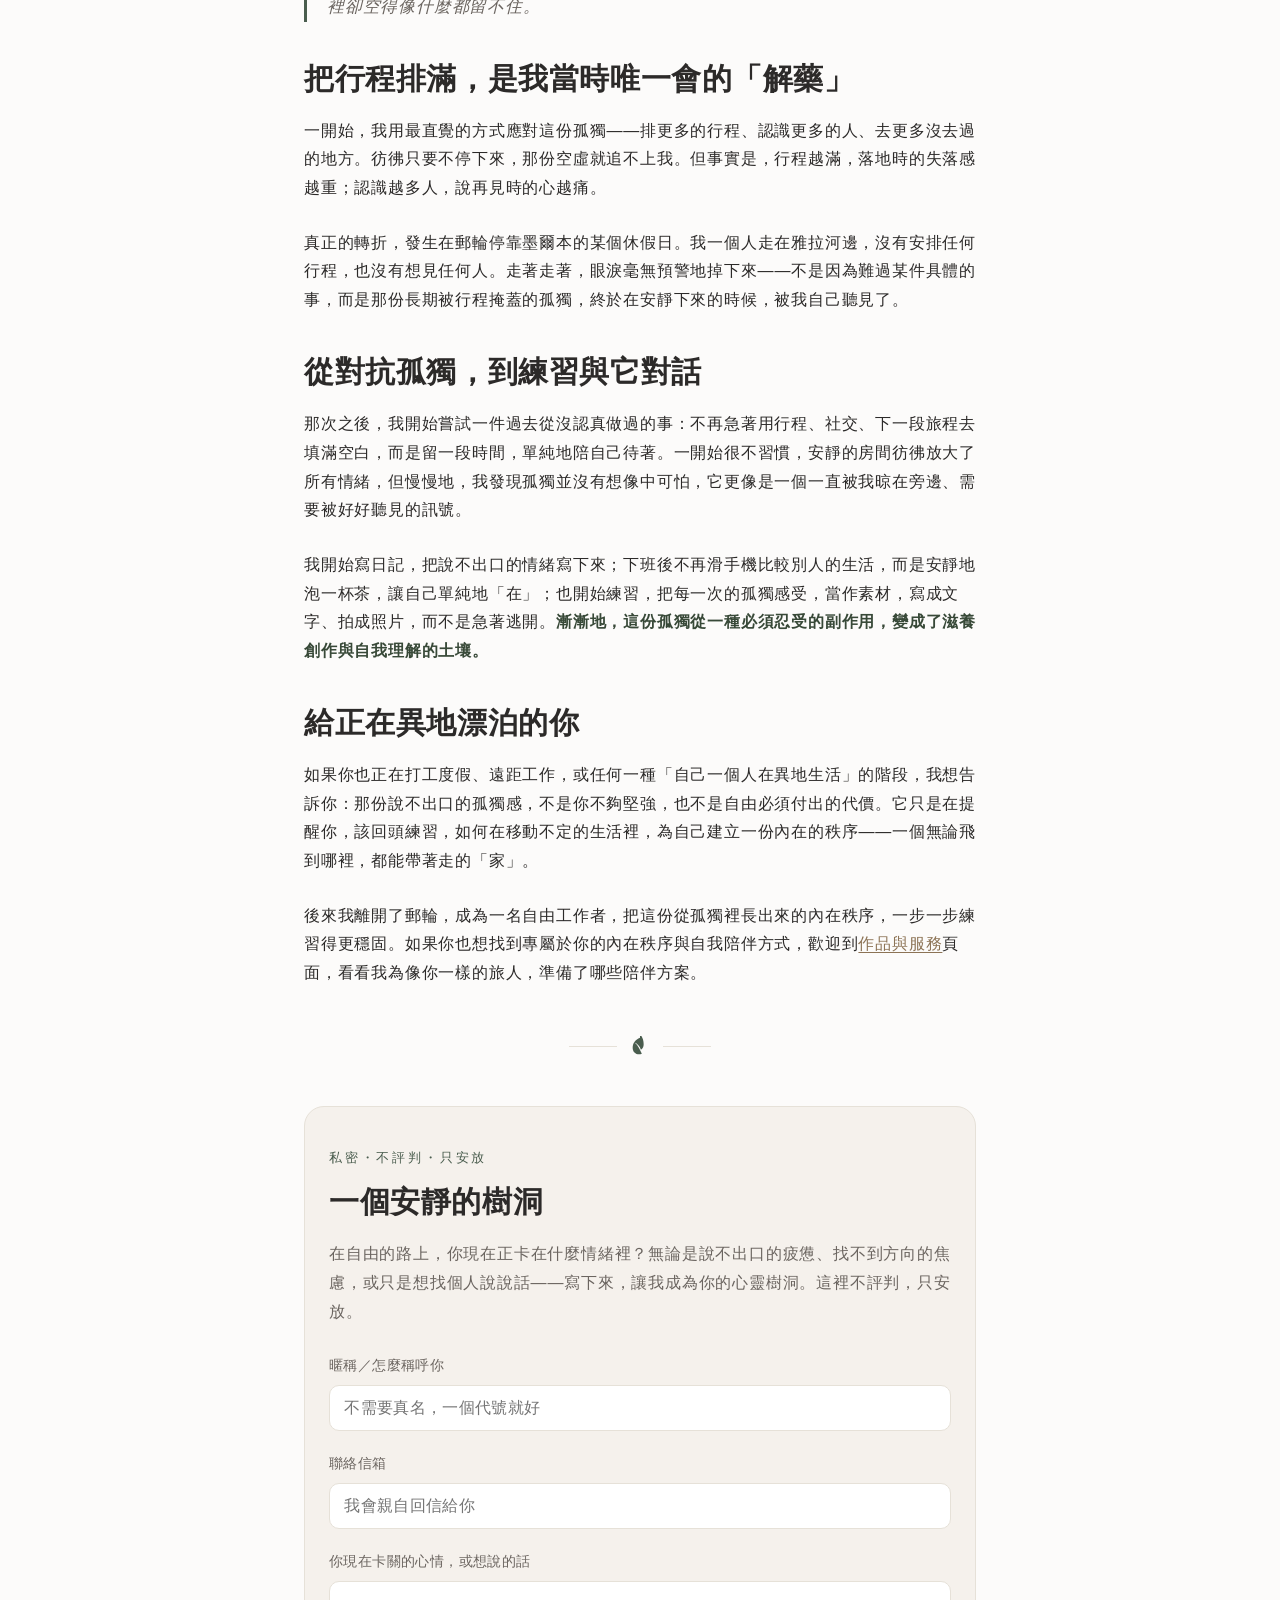
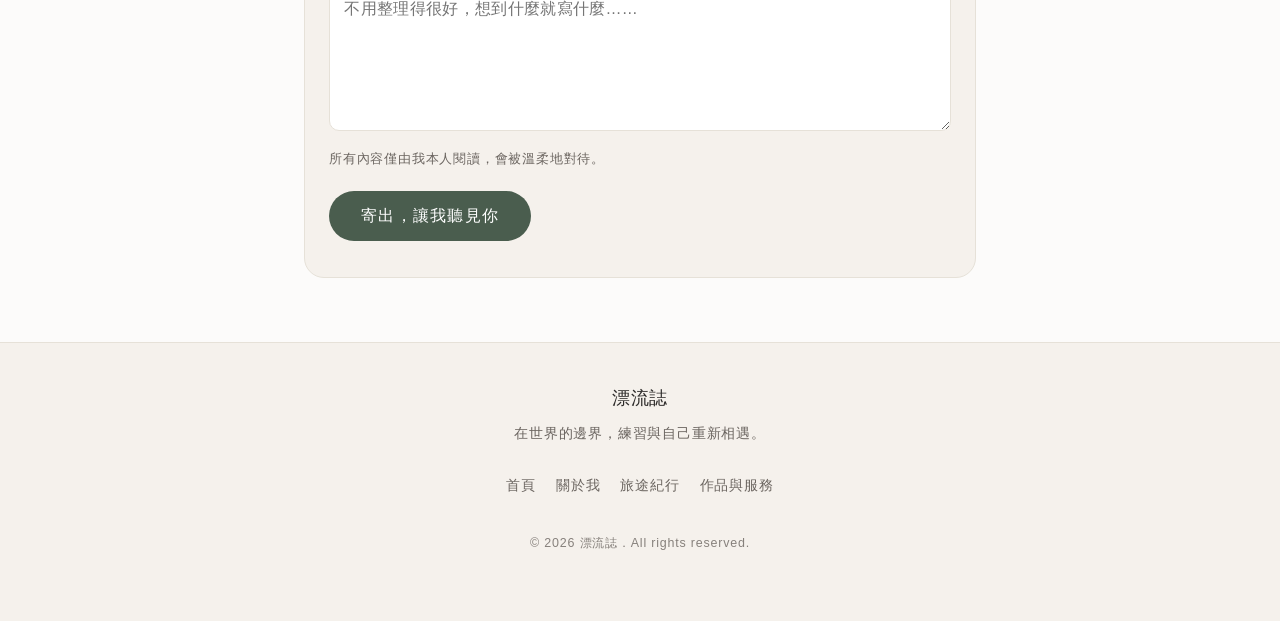
<file: archive/sydney-loneliness.html>
<!DOCTYPE html>
<html lang="zh-Hant">
<head>
  <meta charset="UTF-8">
  <meta name="viewport" content="width=device-width, initial-scale=1.0">
  <title>在雪梨的萬家燈火裡，我學會與孤獨對話｜漂流誌</title>
  <meta name="description" content="在雪梨打工度假與郵輪工作的日子裡，我如何面對排山倒海的異地孤獨與想家的情緒，並將這份孤獨轉化為自由工作者的內在秩序與創造力。">
  <meta name="robots" content="index, follow">
  <meta property="og:type" content="article">
  <meta property="og:locale" content="zh_TW">
  <meta property="og:title" content="在雪梨的萬家燈火裡，我學會與孤獨對話">
  <meta property="og:description" content="澳洲打工度假與郵輪工作中，關於異地孤獨與內在秩序的旅途紀行。">
  <link rel="stylesheet" href="../style.css">
  <link rel="icon" href="../favicon.ico">
</head>
<body>

  <header class="site-header">
    <div class="nav-wrap">
      <a href="../index.html" class="logo">漂流誌</a>
      <nav class="site-nav" aria-label="主導覽">
        <ul>
          <li><a href="../about.html">關於我</a></li>
          <li><a href="index.html" class="active">旅途紀行</a></li>
          <li><a href="../portfolio.html">作品與服務</a></li>
        </ul>
      </nav>
    </div>
  </header>

  <main>

    <header class="article-header">
      <p class="eyebrow">旅途紀行／澳洲・雪梨</p>
      <h1>在雪梨的萬家燈火裡，我學會與孤獨對話</h1>
      <p class="meta">打工度假・郵輪工作・異地孤獨　｜　<time datetime="2026-03-14">2026年3月14日</time></p>
    </header>

    <article class="article-body">

      <figure>
        <img src="sydney.png" alt="雪梨風景照" width="800" height="520">
        <figcaption>從車站市政廳出口，早上喬治街特別熱鬧。</figcaption>
      </figure>

      <p>落地雪梨的第一個晚上，從中央車站搭上輕軌，看著窗外風景一路晃向環形碼頭，看著歌劇院被燈光染成暖黃色，港灣大橋橫跨在夜色裡，遊人的笑聲從四面八方湧來。那一刻我以為，接下來這一年的打工度假，會是人生最自由、最精彩的一段時光。</p>

      <p>我確實去了很多地方。在雪梨市區的一間餐廳打工，後來又轉去一艘郵輪上工作，跟著船從雪梨開到布里斯本，再繞到墨爾本。行程表排得很滿，社群媒體上的照片一張比一張好看。但很少人知道，那段時間，也是我第一次體會到什麼叫做「深不見底的孤獨」。</p>

      <h2>共居公寓裡，最熱鬧也最寂寞的角落</h2>
      <p>我住的共居公寓裡，室友來來去去——今天認識的朋友，可能下個月簽證到期就飛去了紐西蘭；上週一起喝酒聊到凌晨的夥伴，這週已經在收拾行李。每一段關係都很真心，卻也都很短暫，短暫到我開始害怕跟人變熟，因為知道很快又要說再見。</p>

      <p>郵輪上的工作更是如此。輪班表把日夜切成破碎的片段，白天在甲板上服務笑得燦爛的旅客，深夜拖著疲憊的身體回到船艙，狹小的房間裡只有自己。手機打開，看著台灣朋友們的動態——聚餐、看電影、生活裡那些「本來很普通」的日常，此刻卻遙遠得像另一個世界。</p>

      <blockquote>那是一種很奇怪的孤獨：明明身邊隨時有人，行程滿檔到幾乎沒有喘息的空隙，心裡卻空得像什麼都留不住。</blockquote>

      <h2>把行程排滿，是我當時唯一會的「解藥」</h2>
      <p>一開始，我用最直覺的方式應對這份孤獨——排更多的行程、認識更多的人、去更多沒去過的地方。彷彿只要不停下來，那份空虛就追不上我。但事實是，行程越滿，落地時的失落感越重；認識越多人，說再見時的心越痛。</p>

      <p>真正的轉折，發生在郵輪停靠墨爾本的某個休假日。我一個人走在雅拉河邊，沒有安排任何行程，也沒有想見任何人。走著走著，眼淚毫無預警地掉下來——不是因為難過某件具體的事，而是那份長期被行程掩蓋的孤獨，終於在安靜下來的時候，被我自己聽見了。</p>

      <h2>從對抗孤獨，到練習與它對話</h2>
      <p>那次之後，我開始嘗試一件過去從沒認真做過的事：不再急著用行程、社交、下一段旅程去填滿空白，而是留一段時間，單純地陪自己待著。一開始很不習慣，安靜的房間彷彿放大了所有情緒，但慢慢地，我發現孤獨並沒有想像中可怕，它更像是一個一直被我晾在旁邊、需要被好好聽見的訊號。</p>

      <p>我開始寫日記，把說不出口的情緒寫下來；下班後不再滑手機比較別人的生活，而是安靜地泡一杯茶，讓自己單純地「在」；也開始練習，把每一次的孤獨感受，當作素材，寫成文字、拍成照片，而不是急著逃開。<strong>漸漸地，這份孤獨從一種必須忍受的副作用，變成了滋養創作與自我理解的土壤。</strong></p>

      <h2>給正在異地漂泊的你</h2>
      <p>如果你也正在打工度假、遠距工作，或任何一種「自己一個人在異地生活」的階段，我想告訴你：那份說不出口的孤獨感，不是你不夠堅強，也不是自由必須付出的代價。它只是在提醒你，該回頭練習，如何在移動不定的生活裡，為自己建立一份內在的秩序——一個無論飛到哪裡，都能帶著走的「家」。</p>

      <p>後來我離開了郵輪，成為一名自由工作者，把這份從孤獨裡長出來的內在秩序，一步一步練習得更穩固。如果你也想找到專屬於你的內在秩序與自我陪伴方式，歡迎到<a href="../portfolio.html">作品與服務</a>頁面，看看我為像你一樣的旅人，準備了哪些陪伴方案。</p>

    </article>

    <div class="divider" role="presentation">
      <span class="line"></span>
      <svg viewBox="0 0 24 24" fill="none" xmlns="http://www.w3.org/2000/svg" aria-hidden="true">
        <path d="M12 2C7 4 4 8 4 13c0 4 3 7 7 7 1 0 2-.2 3-.6C12 15 10 10 6 7c3 1 6 4 7 8 2-1 3-3.5 3-6 0-5-2-9-4-11z" fill="currentColor"/>
      </svg>
      <span class="line"></span>
    </div>

    <section id="soul-box" class="soul-box" aria-labelledby="soulbox-heading">
      <p class="eyebrow">私密・不評判・只安放</p>
      <h2 id="soulbox-heading">一個安靜的樹洞</h2>
      <p class="intro">在自由的路上，你現在正卡在什麼情緒裡？無論是說不出口的疲憊、找不到方向的焦慮，或只是想找個人說說話——寫下來，讓我成為你的心靈樹洞。這裡不評判，只安放。</p>

      <form class="soul-form" method="POST" action="">
        <!-- 未來填入 n8n Webhook 網址 -->

        <label for="visitor_name">暱稱／怎麼稱呼你</label>
        <input type="text" id="visitor_name" name="visitor_name" placeholder="不需要真名，一個代號就好" required>

        <label for="visitor_email">聯絡信箱</label>
        <input type="email" id="visitor_email" name="visitor_email" placeholder="我會親自回信給你" required>

        <label for="visitor_message">你現在卡關的心情，或想說的話</label>
        <textarea id="visitor_message" name="visitor_message" placeholder="不用整理得很好，想到什麼就寫什麼……" required></textarea>
        <p class="field-note">所有內容僅由我本人閱讀，會被溫柔地對待。</p>

        <button type="submit">寄出，讓我聽見你</button>
      </form>
    </section>

  </main>

  <footer class="site-footer">
    <div class="footer-wrap">
      <p class="footer-brand">漂流誌</p>
      <p class="footer-tagline">在世界的邊界，練習與自己重新相遇。</p>
      <nav class="footer-nav" aria-label="頁尾導覽">
        <ul>
          <li><a href="../index.html">首頁</a></li>
          <li><a href="../about.html">關於我</a></li>
          <li><a href="index.html">旅途紀行</a></li>
          <li><a href="../portfolio.html">作品與服務</a></li>
        </ul>
      </nav>
      <p class="footer-copy">&copy; 2026 漂流誌．All rights reserved.</p>
    </div>
  </footer>

</body>
</html>
</file>
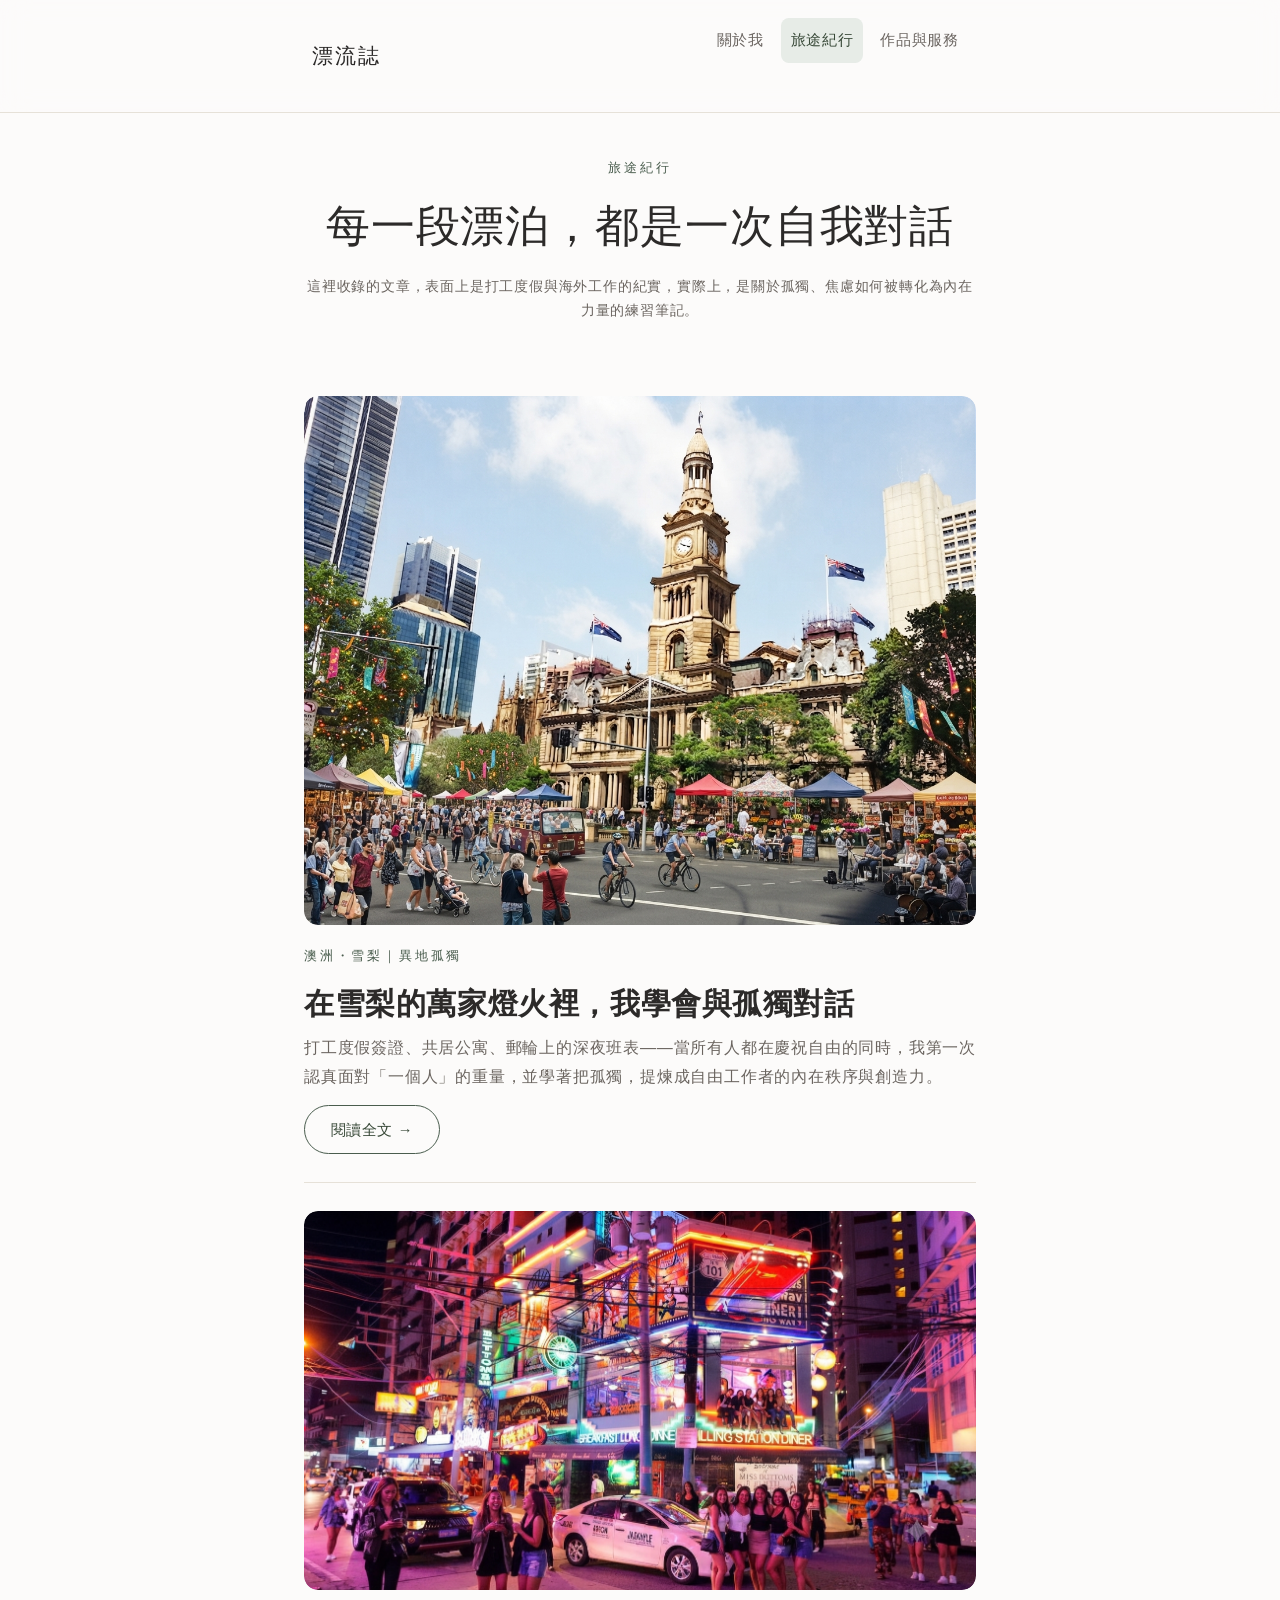
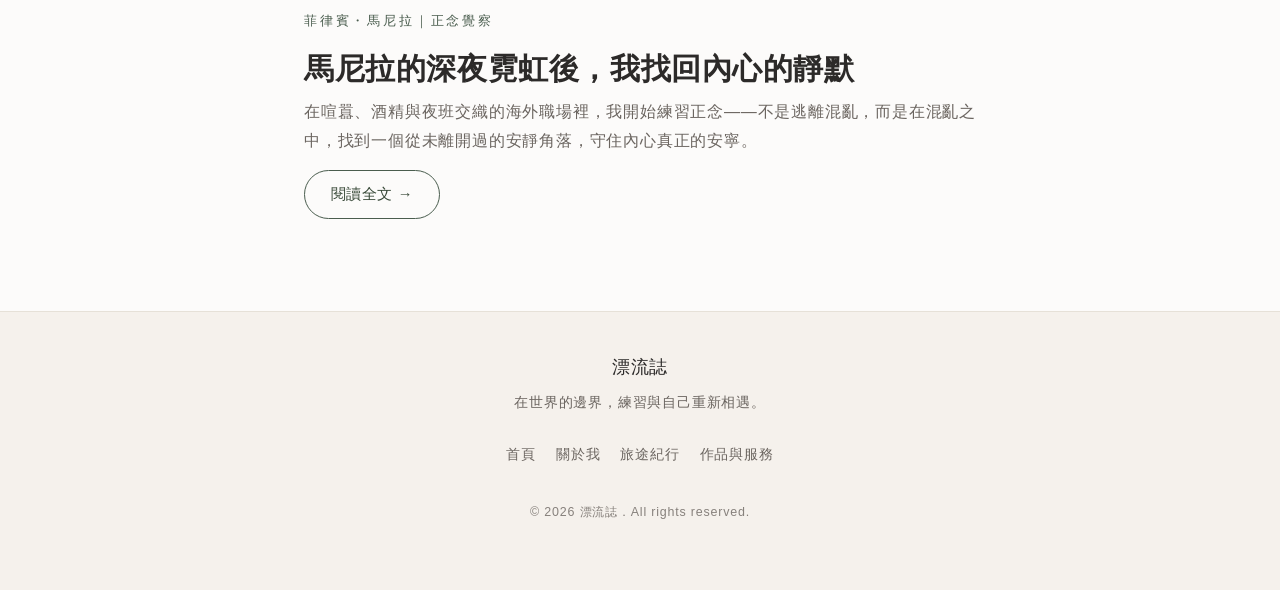
<file: archive/trip.html>
<!DOCTYPE html>
<html lang="zh-Hant">
<head>
  <meta charset="UTF-8">
  <meta name="viewport" content="width=device-width, initial-scale=1.0">
  <title>旅途紀行｜漂流誌 - 異地工作與心靈成長文章總覽</title>
  <meta name="description" content="旅途紀行總覽：兩篇關於異地工作與心靈成長的文章，從澳洲打工度假到菲律賓海外職場，記錄孤獨、焦慮如何被轉化為正念與內在力量。">
  <meta name="robots" content="index, follow">
  <meta property="og:type" content="website">
  <meta property="og:locale" content="zh_TW">
  <meta property="og:title" content="旅途紀行｜漂流誌">
  <meta property="og:description" content="異地工作與心靈成長文章總覽。">
  <link rel="stylesheet" href="../style.css">
  <link rel="icon" href="../favicon.ico">
</head>
<body>

  <header class="site-header">
    <div class="nav-wrap">
      <a href="../index.html" class="logo">漂流誌</a>
      <nav class="site-nav" aria-label="主導覽">
        <ul>
          <li><a href="../about.html">關於我</a></li>
          <li><a href="index.html" class="active">旅途紀行</a></li>
          <li><a href="../portfolio.html">作品與服務</a></li>
        </ul>
      </nav>
    </div>
  </header>

  <main>

    <header class="article-header">
      <p class="eyebrow">旅途紀行</p>
      <h1>每一段漂泊，都是一次自我對話</h1>
      <p class="meta">這裡收錄的文章，表面上是打工度假與海外工作的紀實，實際上，是關於孤獨、焦慮如何被轉化為內在力量的練習筆記。</p>
    </header>

    <section aria-label="文章列表">

      <article class="article-card">
        <figure>
          <img src="sydney.png" alt="雪梨" loading="lazy" class="article-image">
        </figure>
        <span class="eyebrow">澳洲・雪梨｜異地孤獨</span>
        <h2>在雪梨的萬家燈火裡，我學會與孤獨對話</h2>
        <p>打工度假簽證、共居公寓、郵輪上的深夜班表——當所有人都在慶祝自由的同時，我第一次認真面對「一個人」的重量，並學著把孤獨，提煉成自由工作者的內在秩序與創造力。</p>
        <a class="btn" href="sydney-loneliness.html">閱讀全文 →</a>
      </article>

      <article class="article-card">
        <figure>
          <img src="manila.png" alt="馬尼拉夜生活" loading="lazy" class="article-image">
        </figure>
        <span class="eyebrow">菲律賓・馬尼拉｜正念覺察</span>
        <h2>馬尼拉的深夜霓虹後，我找回內心的靜默</h2>
        <p>在喧囂、酒精與夜班交織的海外職場裡，我開始練習正念——不是逃離混亂，而是在混亂之中，找到一個從未離開過的安靜角落，守住內心真正的安寧。</p>
        <a class="btn" href="manila-mindfulness.html">閱讀全文 →</a>
      </article>

    </section>

  </main>

  <footer class="site-footer">
    <div class="footer-wrap">
      <p class="footer-brand">漂流誌</p>
      <p class="footer-tagline">在世界的邊界，練習與自己重新相遇。</p>
      <nav class="footer-nav" aria-label="頁尾導覽">
        <ul>
          <li><a href="../index.html">首頁</a></li>
          <li><a href="../about.html">關於我</a></li>
          <li><a href="index.html">旅途紀行</a></li>
          <li><a href="../portfolio.html">作品與服務</a></li>
        </ul>
      </nav>
      <p class="footer-copy">&copy; 2026 漂流誌．All rights reserved.</p>
    </div>
  </footer>

</body>
</html>
</file>
<file: style.css>
/* ==========================================================================
   漂流誌 Drift Chronicle — 全域樣式表
   設計語彙：溫暖微米白／深炭灰／鼠尾草綠／大地駝色
   原則：手機優先、極致輕量、無框架、無多餘 JS
   ========================================================================== */

/* ---- 1. Reset ---- */
*,
*::before,
*::after {
  box-sizing: border-box;
  margin: 0;
  padding: 0;
}

html {
  -webkit-text-size-adjust: 100%;
  scroll-behavior: smooth;
}

img,
svg {
  display: block;
  max-width: 100%;
}

/* ---- 2. Design Tokens ---- */
:root {
  /* 色彩計畫 */
  --color-bg: #fcfbfa;
  --color-bg-alt: #f5f1ec;
  --color-bg-header: rgba(252, 251, 250, 0.82);
  --color-text: #2c2a29;
  --color-text-soft: #6b6560;
  --color-accent: #4a5d4e;
  --color-accent-dark: #384938;
  --color-accent-light: #e7ece7;
  --color-link: #8c7355;
  --color-link-dark: #6f5a42;
  --color-border: #e6e1d8;

  /* 字體 */
  --font-heading: Georgia, "Songti TC", "PMingLiU", "Noto Serif TC", serif;
  --font-body: -apple-system, BlinkMacSystemFont, "PingFang TC",
    "Microsoft JhengHei", "Helvetica Neue", "Noto Sans TC", sans-serif;

  /* 版面 */
  --max-width: 720px;
  --side-pad: 24px;
  --radius: 14px;
}

/* ---- 3. Base ---- */
body {
  background: var(--color-bg);
  color: var(--color-text);
  font-family: var(--font-body);
  font-size: 16px;
  line-height: 1.8;
  letter-spacing: 0.05em;
  -webkit-font-smoothing: antialiased;
  text-rendering: optimizeLegibility;
}

h1,
h2,
h3,
h4 {
  font-family: var(--font-heading);
  font-weight: 600;
  line-height: 1.45;
  letter-spacing: 0.02em;
  color: var(--color-text);
}

h1 {
  font-size: clamp(1.75rem, 5vw, 2.75rem);
  font-weight: 400;
}

h2 {
  font-size: clamp(1.35rem, 3.6vw, 1.85rem);
  font-weight: 600;
  margin: 2.25rem 0 1rem;
}

h3 {
  font-size: 1.15rem;
  font-weight: 600;
  margin: 1.5rem 0 0.75rem;
}

p {
  margin-bottom: 1.5em;
}

a {
  color: var(--color-link);
  text-decoration: underline;
  text-underline-offset: 3px;
  text-decoration-thickness: 1px;
}

a:hover {
  color: var(--color-link-dark);
}

a:focus-visible,
button:focus-visible,
input:focus-visible,
textarea:focus-visible {
  outline: 2px solid var(--color-accent);
  outline-offset: 3px;
}

strong {
  color: var(--color-accent-dark);
}

blockquote {
  border-left: 3px solid var(--color-accent);
  padding-left: 1.25rem;
  margin: 2.25rem 0;
  font-style: italic;
  color: var(--color-text-soft);
  font-size: 1.05rem;
}

ul,
ol {
  padding-left: 1.4rem;
  margin-bottom: 1.5em;
}

li {
  margin-bottom: 0.5em;
}

hr.rule {
  border: none;
  border-top: 1px solid var(--color-border);
  margin: 2.5rem 0;
}

/* ---- 4. 導覽列 Header / Nav（手機優先：垂直排列，桌面轉橫向）---- */
.site-header {
  position: sticky;
  top: 0;
  z-index: 100;
  background: var(--color-bg-header);
  backdrop-filter: blur(14px);
  -webkit-backdrop-filter: blur(14px);
  border-bottom: 1px solid var(--color-border);
}

.nav-wrap {
  max-width: var(--max-width);
  margin: 0 auto;
  padding: 0.85rem var(--side-pad) 0.6rem;
}

.logo {
  font-family: var(--font-heading);
  font-size: 1.3rem;
  letter-spacing: 0.1em;
  color: var(--color-text);
  text-decoration: none;
  display: inline-block;
}

.logo:hover {
  color: var(--color-accent-dark);
}

.site-nav ul {
  list-style: none;
  display: flex;
  flex-direction: column;
  gap: 0.15rem;
  margin-top: 0.6rem;
  padding: 0;
}

.site-nav a {
  display: block;
  padding: 0.55rem 0.6rem;
  border-radius: 8px;
  color: var(--color-text-soft);
  text-decoration: none;
  font-size: 0.95rem;
  letter-spacing: 0.04em;
}

.site-nav a:hover,
.site-nav a.active {
  color: var(--color-accent-dark);
  background: var(--color-accent-light);
}

@media (min-width: 768px) {
  .nav-wrap {
    display: flex;
    align-items: center;
    justify-content: space-between;
    padding: 1.1rem 32px;
  }
  .site-nav ul {
    flex-direction: row;
    gap: 0.5rem;
    margin-top: 0;
  }
}

/* ---- 5. 主內文容器 ---- */
main {
  max-width: var(--max-width);
  margin: 0 auto;
  padding: 0 var(--side-pad);
}

/* ---- 6. Hero 區塊（呼吸感光暈為簽名視覺元素）---- */
.hero {
  position: relative;
  text-align: center;
  padding: 3.75rem 0 2.5rem;
  overflow: hidden;
}

.hero::before {
  content: "";
  position: absolute;
  top: 46%;
  left: 50%;
  width: 320px;
  height: 320px;
  background: radial-gradient(circle, rgba(74, 93, 78, 0.18), transparent 70%);
  transform: translate(-50%, -50%) scale(0.9);
  animation: breathe 6s ease-in-out infinite;
  z-index: -1;
}

@keyframes breathe {
  0%,
  100% {
    transform: translate(-50%, -50%) scale(0.85);
    opacity: 0.55;
  }
  50% {
    transform: translate(-50%, -50%) scale(1.2);
    opacity: 1;
  }
}

@media (prefers-reduced-motion: reduce) {
  .hero::before {
    animation: none;
  }
}

.eyebrow {
  display: inline-block;
  font-size: 0.8rem;
  letter-spacing: 0.22em;
  color: var(--color-accent);
  text-transform: uppercase;
  margin-bottom: 1rem;
}

.hero h1 {
  max-width: 15ch;
  margin: 0 auto;
}

.hero .lead {
  max-width: 48ch;
  margin: 1.1rem auto 0;
  color: var(--color-text-soft);
  font-size: 1.05rem;
}

/* ---- 7. 分隔符（葉形簽名圖示，取代通用編號標記）---- */
.divider {
  display: flex;
  align-items: center;
  justify-content: center;
  gap: 0.75rem;
  margin: 3rem 0;
  color: var(--color-accent);
}

.divider .line {
  height: 1px;
  width: 48px;
  background: var(--color-border);
}

.divider svg {
  width: 22px;
  height: 22px;
}

/* ---- 8. 卡片：文章 / 服務 ---- */
.article-card {
  padding: 1.75rem 0;
  border-bottom: 1px solid var(--color-border);
}

.article-card:last-child {
  border-bottom: none;
}

.article-card figure {
  margin: 0 0 1rem;
  border-radius: var(--radius);
  overflow: hidden;
}

.article-card img {
  width: 100%;
  height: auto;
  border-radius: var(--radius);
}

.article-card h2,
.article-card h3 {
  margin: 0 0 0.5rem;
}

.article-card p {
  color: var(--color-text-soft);
  margin-bottom: 0.85rem;
}

.service-card {
  background: var(--color-bg-alt);
  border: 1px solid var(--color-border);
  border-radius: var(--radius);
  padding: 1.85rem;
  margin-bottom: 1.5rem;
}

.service-card h3 {
  margin-top: 0;
  color: var(--color-accent-dark);
}

.service-card .price {
  display: inline-block;
  font-size: 0.82rem;
  letter-spacing: 0.05em;
  color: var(--color-text-soft);
  background: #fff;
  border: 1px solid var(--color-border);
  border-radius: 999px;
  padding: 0.25rem 0.9rem;
  margin-top: 0.5rem;
}

/* ---- 9. 按鈕 / 連結型 CTA ---- */
.btn {
  display: inline-block;
  padding: 0.65rem 1.6rem;
  border: 1px solid var(--color-accent);
  color: var(--color-accent-dark);
  border-radius: 999px;
  text-decoration: none;
  font-size: 0.92rem;
  letter-spacing: 0.04em;
  transition: background 0.2s ease, color 0.2s ease;
}

.btn:hover {
  background: var(--color-accent);
  color: #fff;
}

.btn-primary {
  background: var(--color-accent);
  color: #fff;
  border-color: var(--color-accent);
}

.btn-primary:hover {
  background: var(--color-accent-dark);
  color: #fff;
}

/* ---- 10. 心靈樹洞表單 ---- */
.soul-box {
  background: var(--color-bg-alt);
  border: 1px solid var(--color-border);
  border-radius: 20px;
  padding: 2.25rem 1.5rem;
  margin: 3rem 0 3.5rem;
}

.soul-box .eyebrow {
  margin-bottom: 0.75rem;
}

.soul-box h2 {
  margin-top: 0;
}

.soul-box .intro {
  color: var(--color-text-soft);
  margin-bottom: 1.75rem;
}

.soul-form label {
  display: block;
  font-size: 0.85rem;
  letter-spacing: 0.03em;
  color: var(--color-text-soft);
  margin-bottom: 0.4rem;
}

.soul-form input,
.soul-form textarea {
  width: 100%;
  padding: 0.8rem 0.9rem;
  margin-bottom: 1.35rem;
  border: 1px solid var(--color-border);
  border-radius: 10px;
  background: #fff;
  font-family: var(--font-body);
  font-size: 1rem;
  color: var(--color-text);
  letter-spacing: 0.02em;
}

.soul-form textarea {
  min-height: 150px;
  resize: vertical;
  line-height: 1.7;
}

.soul-form .field-note {
  font-size: 0.8rem;
  color: var(--color-text-soft);
  margin-top: -1rem;
  margin-bottom: 1.35rem;
}

.soul-form button {
  width: 100%;
  background: var(--color-accent);
  color: #fff;
  border: none;
  padding: 0.9rem 2rem;
  border-radius: 999px;
  font-size: 1rem;
  letter-spacing: 0.08em;
  cursor: pointer;
  font-family: var(--font-body);
  transition: background 0.2s ease;
}

.soul-form button:hover {
  background: var(--color-accent-dark);
}

@media (min-width: 480px) {
  .soul-form button {
    width: auto;
  }
}

/* ---- 11. Figure / Caption ---- */
figure {
  margin: 2rem 0;
}

figcaption {
  font-size: 0.82rem;
  color: var(--color-text-soft);
  margin-top: 0.6rem;
  text-align: center;
  letter-spacing: 0.03em;
}

/* ---- 12. 文章專屬版型 ---- */
.article-header {
  padding: 2.5rem 0 1.5rem;
  text-align: center;
}

.article-header .meta {
  font-size: 0.85rem;
  color: var(--color-text-soft);
  margin-top: 1rem;
}

.article-body p {
  margin-bottom: 1.6em;
}

/* ---- 13. Footer ---- */
.site-footer {
  border-top: 1px solid var(--color-border);
  margin-top: 4rem;
  padding: 2.5rem var(--side-pad) 3rem;
  background: var(--color-bg-alt);
}

.footer-wrap {
  max-width: var(--max-width);
  margin: 0 auto;
  text-align: center;
}

.footer-brand {
  font-family: var(--font-heading);
  font-size: 1.1rem;
  color: var(--color-text);
  margin-bottom: 0.4rem;
}

.footer-tagline {
  font-size: 0.9rem;
  color: var(--color-text-soft);
  margin-bottom: 1.5rem;
}

.footer-nav ul {
  list-style: none;
  display: flex;
  flex-wrap: wrap;
  justify-content: center;
  gap: 1.25rem;
  padding: 0;
  margin-bottom: 1.5rem;
}

.footer-nav a {
  color: var(--color-text-soft);
  text-decoration: none;
  font-size: 0.9rem;
}

.footer-nav a:hover {
  color: var(--color-accent-dark);
}

.footer-copy {
  font-size: 0.78rem;
  color: var(--color-text-soft);
  opacity: 0.8;
}

/* ---- 14. 關於頁專屬 ---- */
.about-portrait {
  border-radius: var(--radius);
  overflow: hidden;
  margin: 2rem 0;
}

.pull-note {
  background: var(--color-accent-light);
  border-radius: var(--radius);
  padding: 1.5rem 1.75rem;
  margin: 2rem 0;
  color: var(--color-accent-dark);
  font-size: 0.98rem;
}

/* ---- 15. Utility ---- */
.text-center {
  text-align: center;
}

.mt-lg {
  margin-top: 3rem;
}
/* --- 手機版：強制精簡 Header --- */
@media (max-width: 768px) {
    .site-header {
        position: relative !important; /* 確保不被絕對定位撐開 */
        padding: 5px 0 !important;     /* 將上下留白壓縮到極致 */
        height: auto !important;       /* 讓高度隨內容自動縮放 */
        min-height: 0 !important;      /* 移除所有隱形的最小高度限制 */
    }

    /* 將導覽列改為水平並縮小間距 */
    .site-nav {
        margin: 0 !important;
        padding: 0 !important;
    }
    
    .site-nav ul {
        display: flex !important;      /* 強制水平排列 */
        justify-content: center;
        padding: 0 !important;
        margin: 0 !important;
    }

    .site-nav li {
        margin: 0 8px !important;      /* 減少項目間距 */
    }
}
/* 針對 article 內的圖片進行 100% 寬度設定 */
article figure img {
    width: 100% !important;
    height: auto !important;
    max-width: 100% !important;
    display: block !important;
    border-radius: 8px;
}
/* 進階社群按鈕樣式 */
.social-links {
  display: flex;
  gap: 20px; 
  margin-top: 40px; 
  padding: 20px 0;
  border-top: 1px solid var(--border); /* 使用網站本身的邊框變數 */
}

.social-links a {
  display: inline-flex;
  width: 50px; 
  height: 50px;
  align-items: center;
  justify-content: center;
  border: 1px solid var(--border);
  border-radius: 50%; /* 圓形按鈕 */
  background: var(--surface-2);
  color: var(--text-primary);
  text-decoration: none;
  transition: all 0.3s ease;
}

.social-links a:hover {
  background: var(--surface-1);
  transform: translateY(-5px); /* 滑鼠移入的浮動效果 */
  box-shadow: 0 5px 10px rgba(0,0,0,0.1);
}

.social-links i {
  font-size: 24px;
}
</file>
